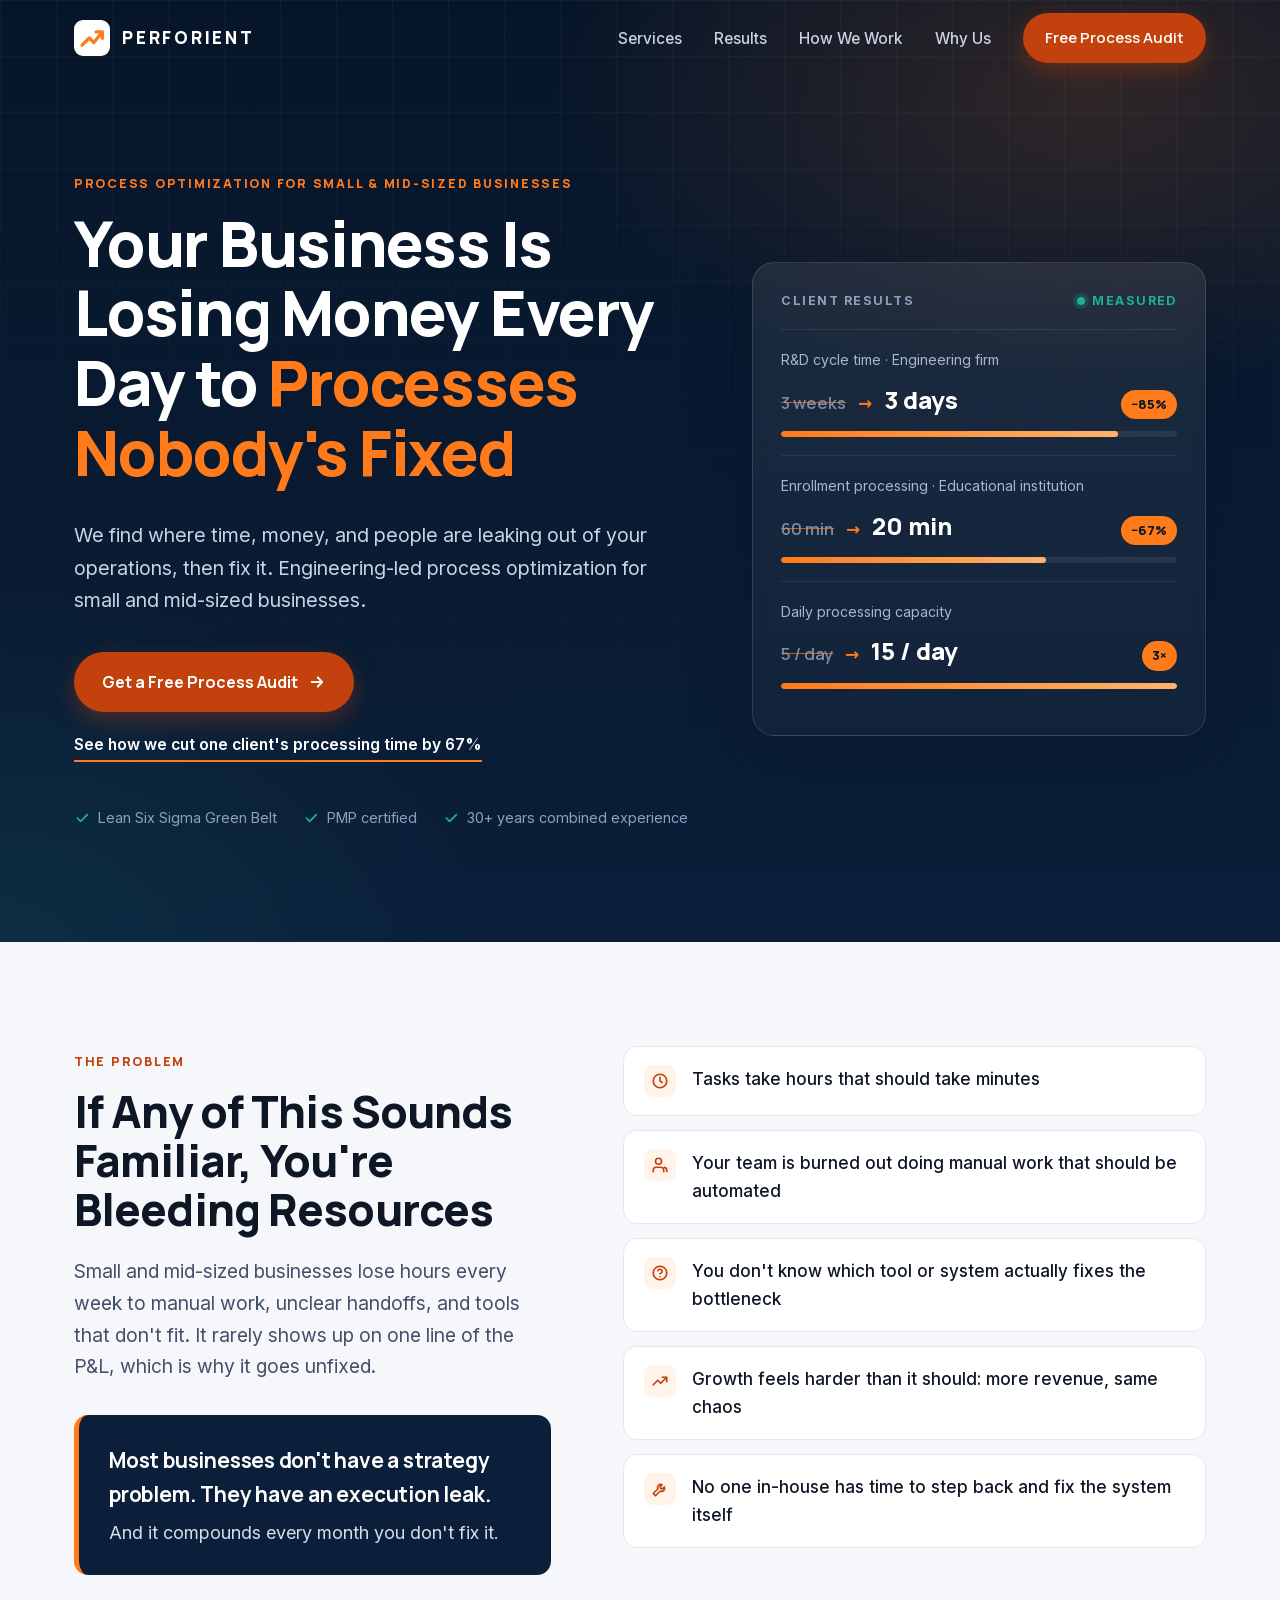
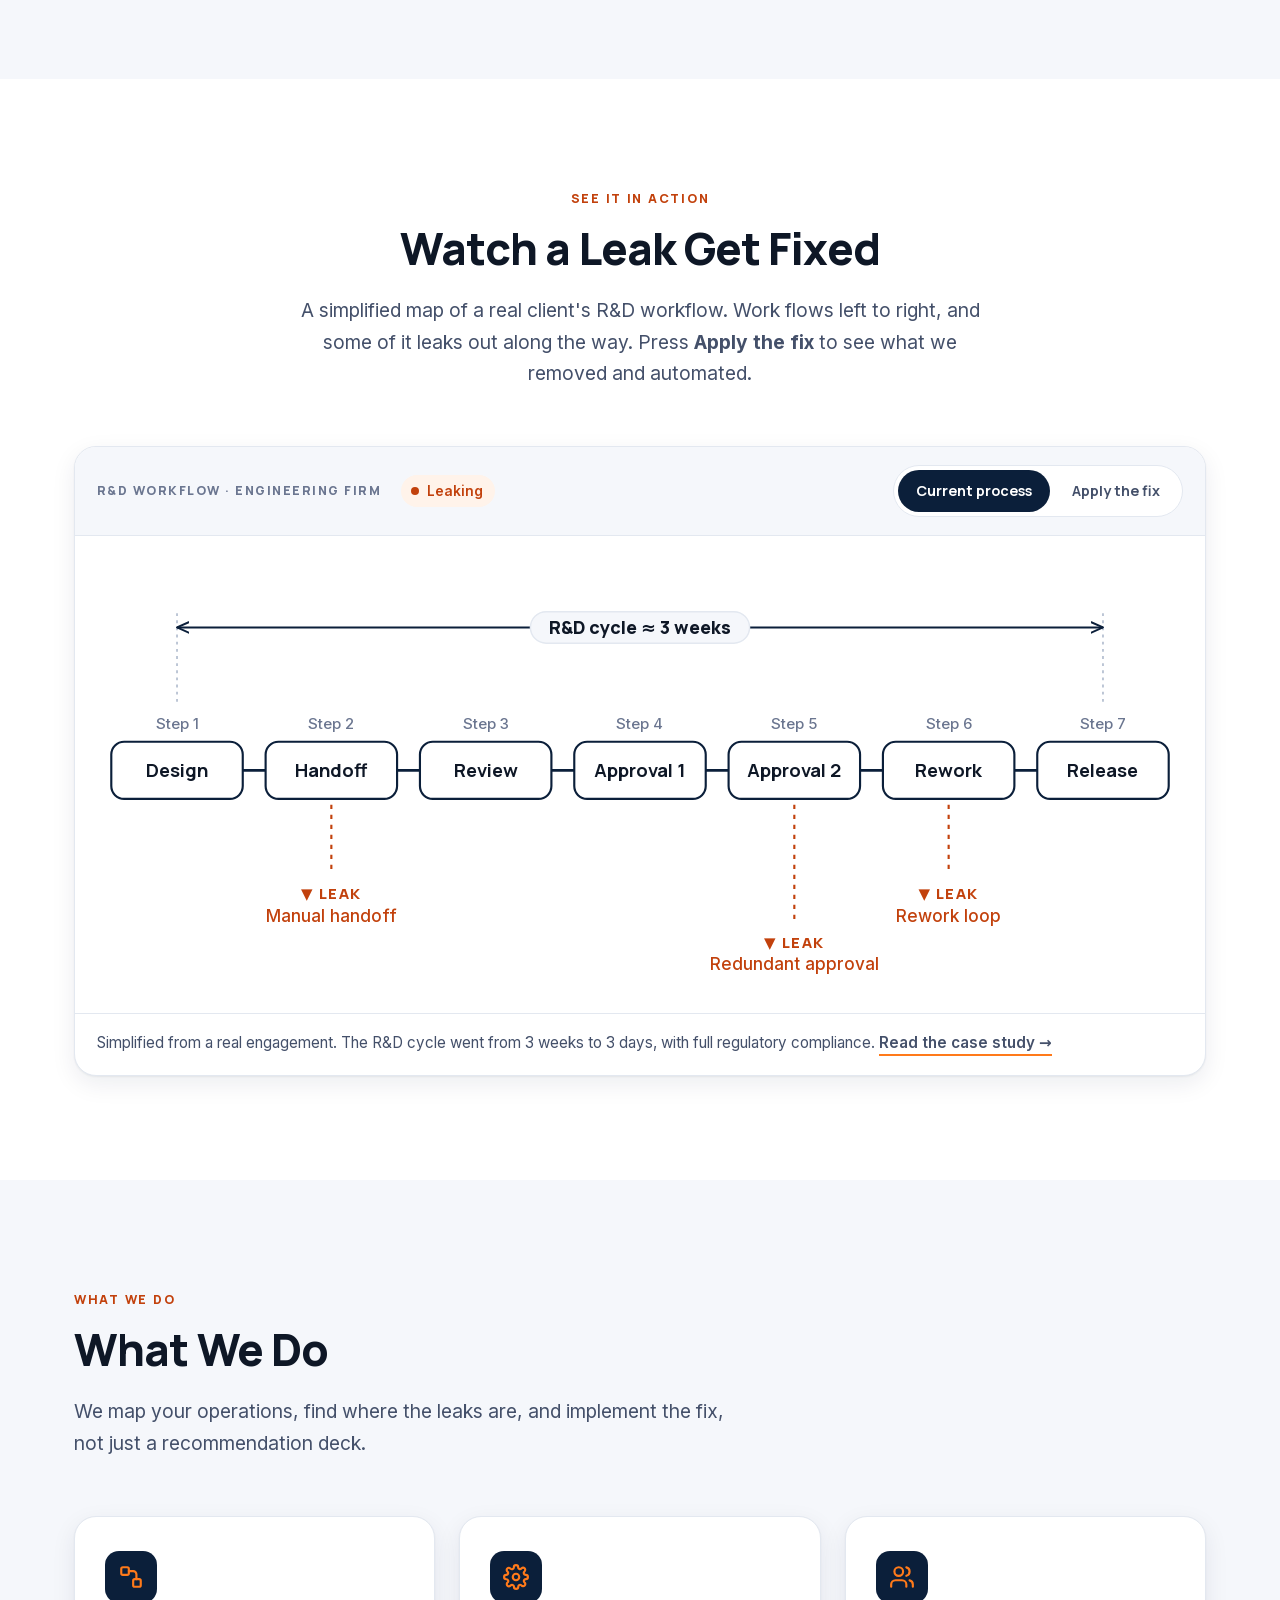
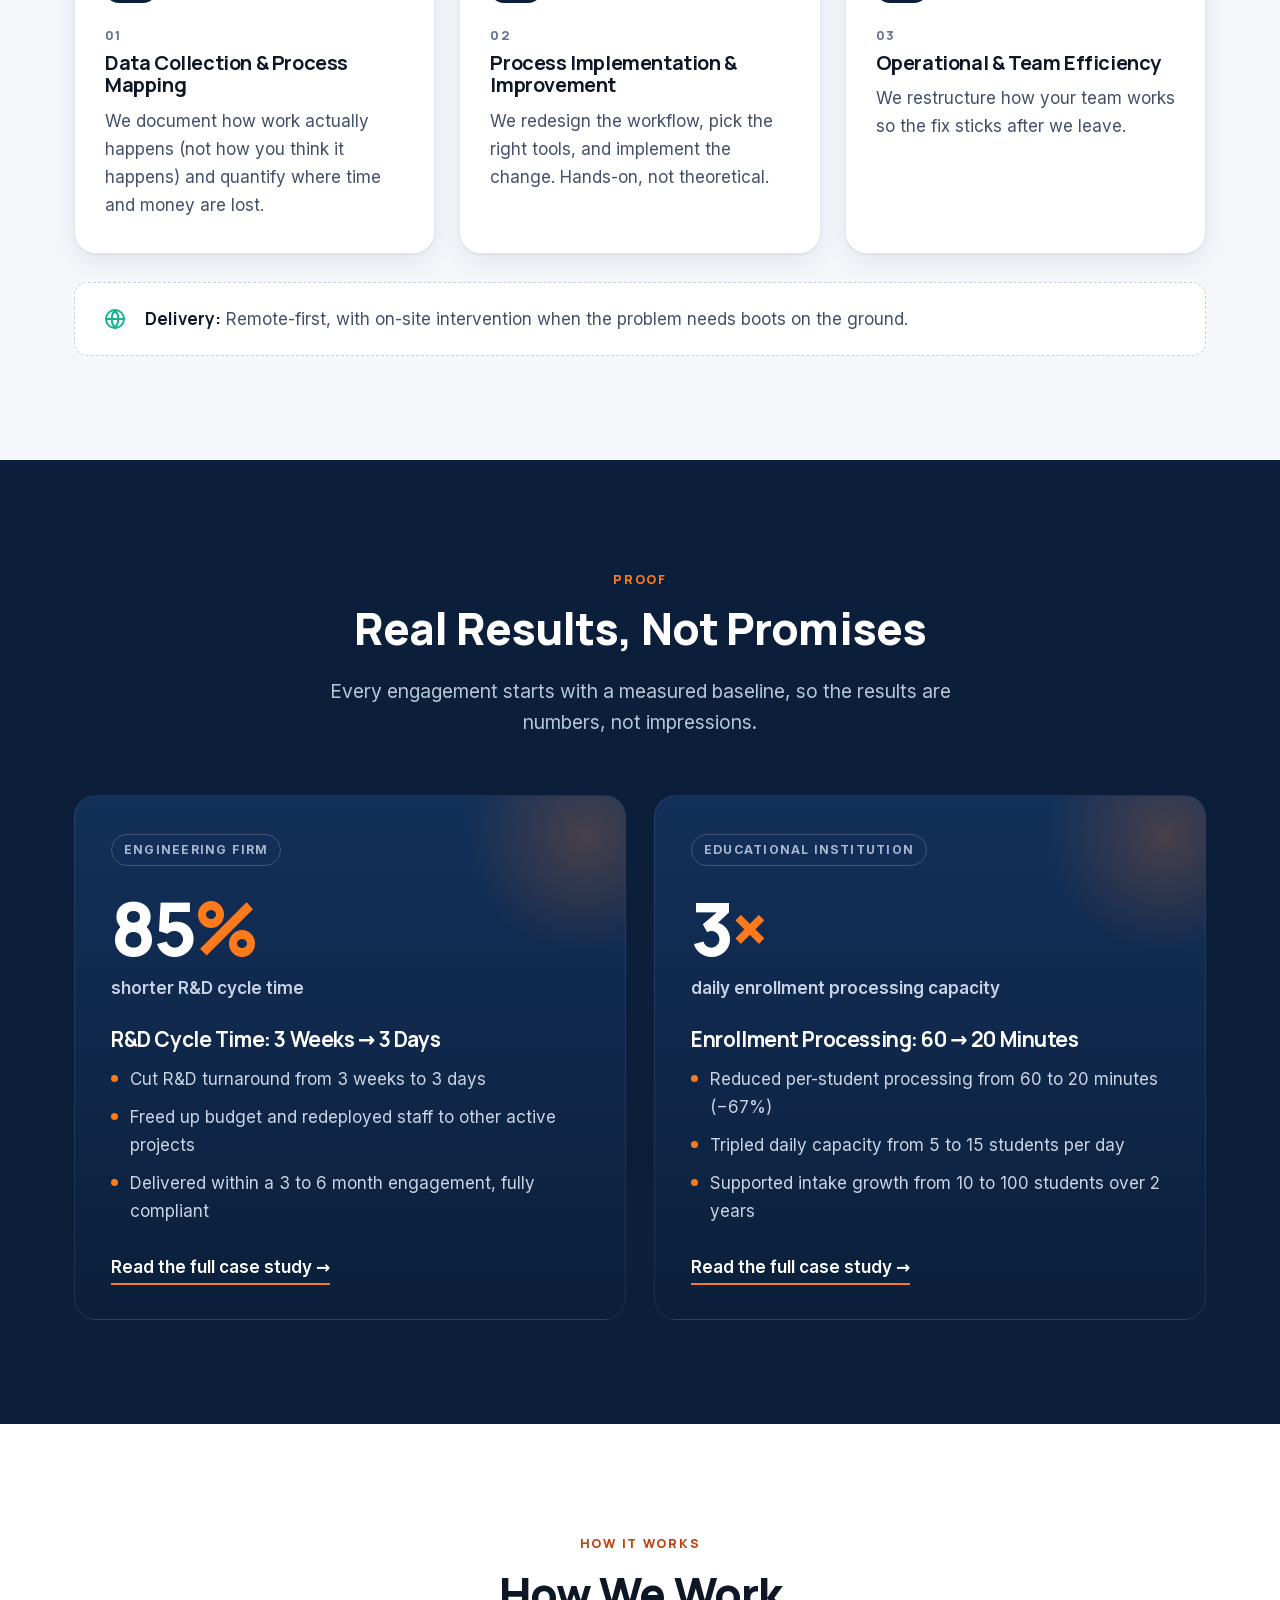
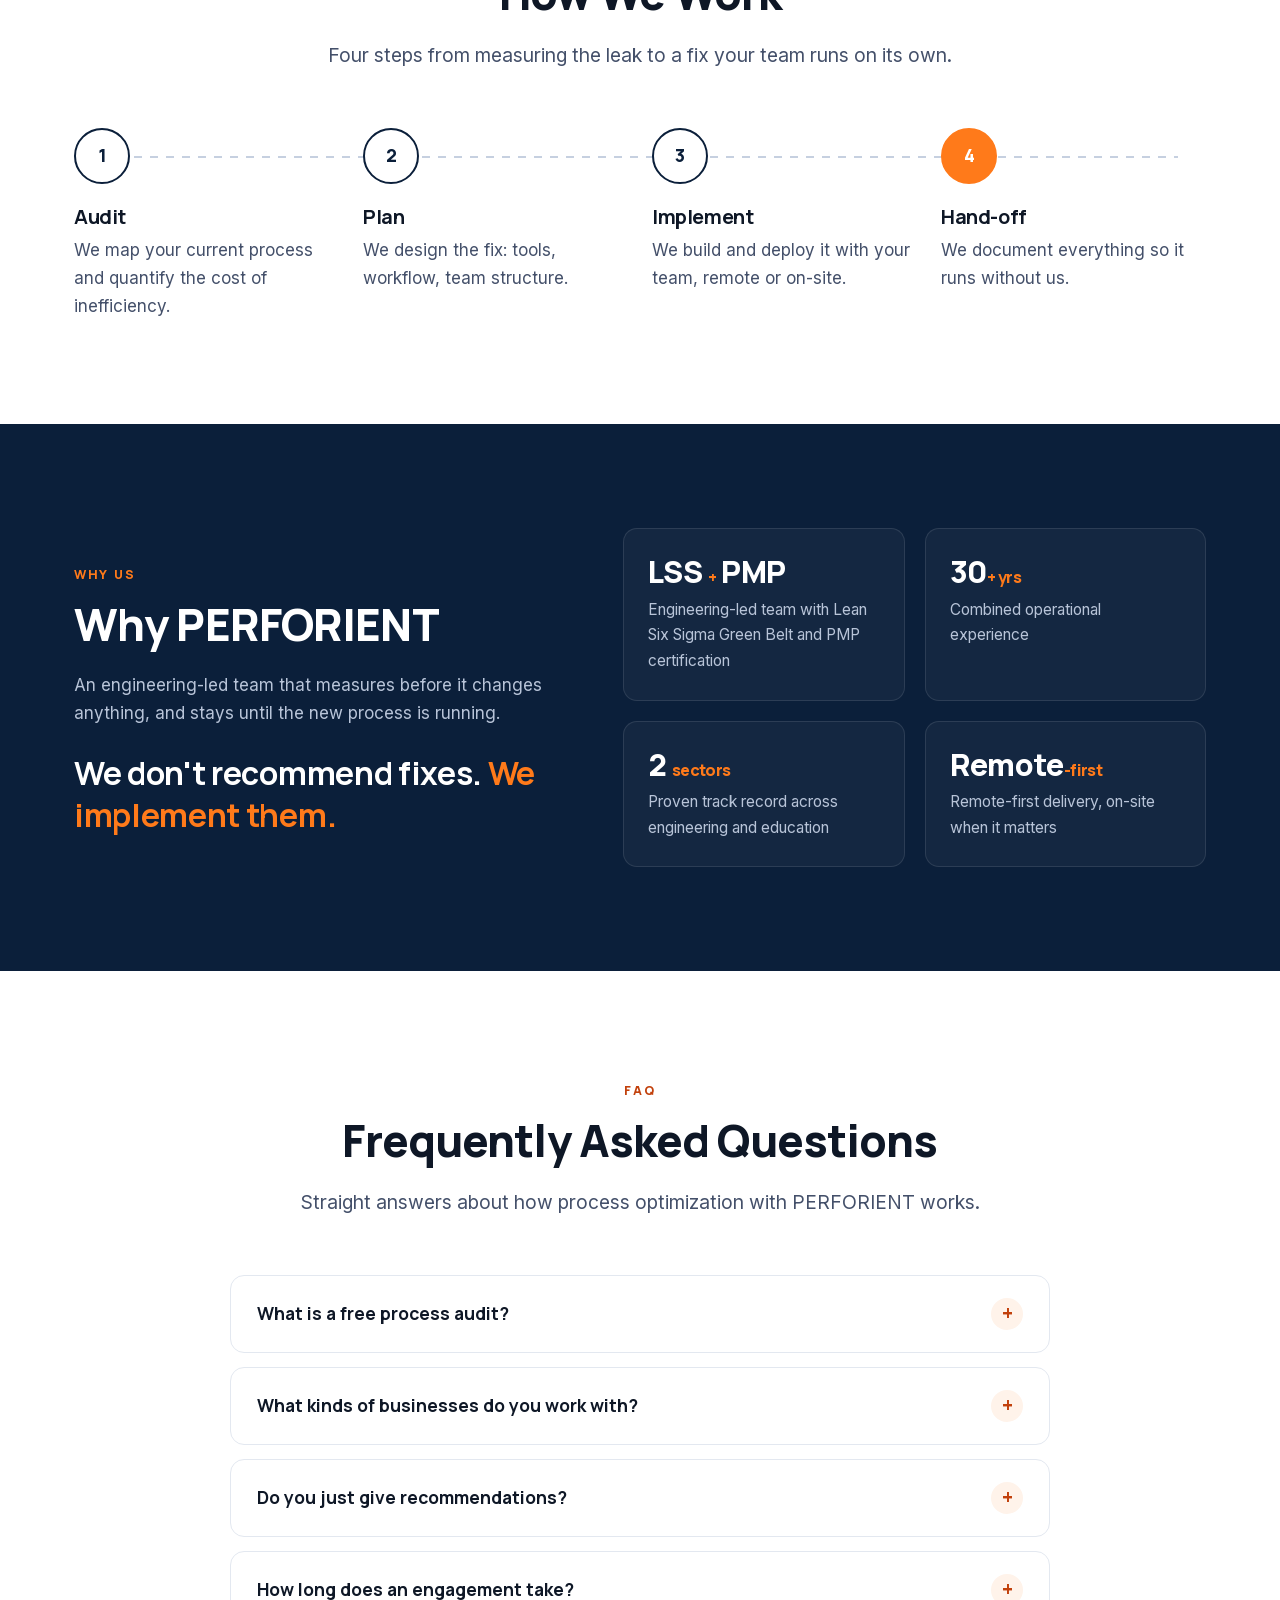
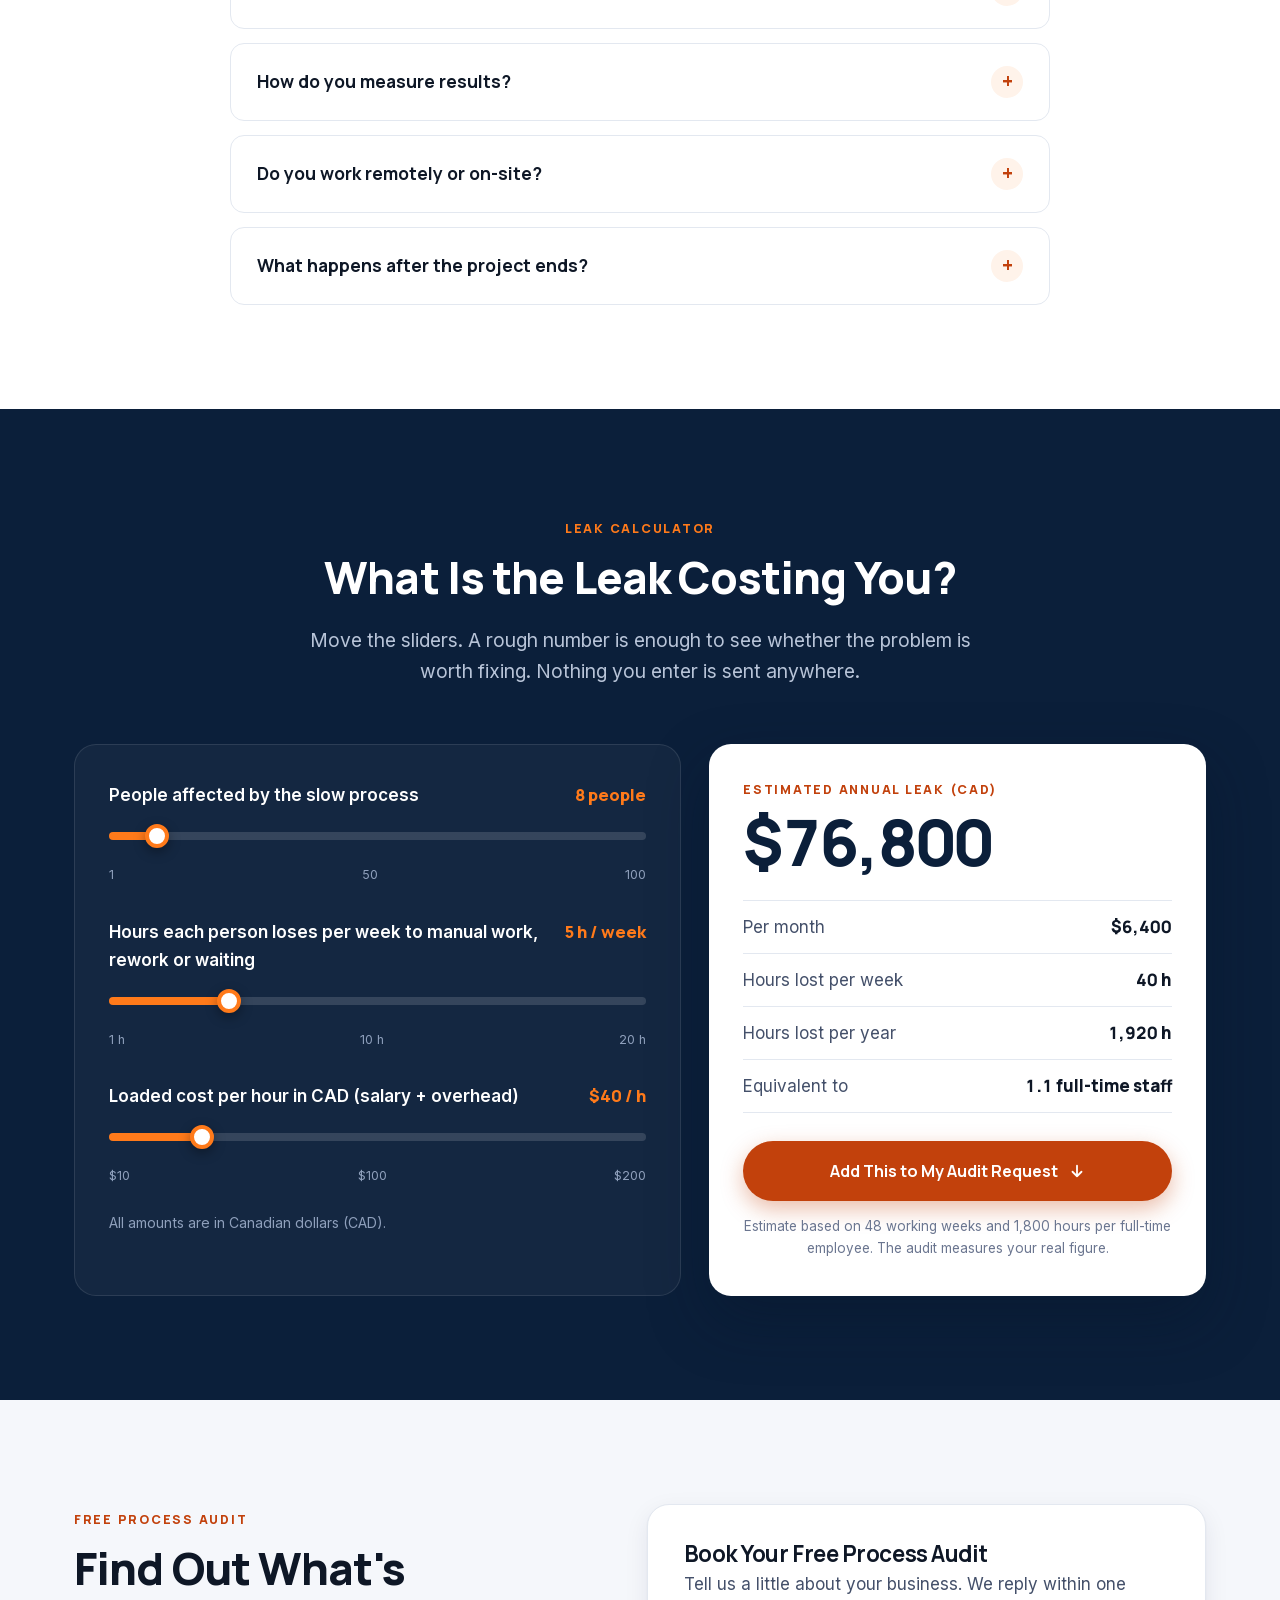
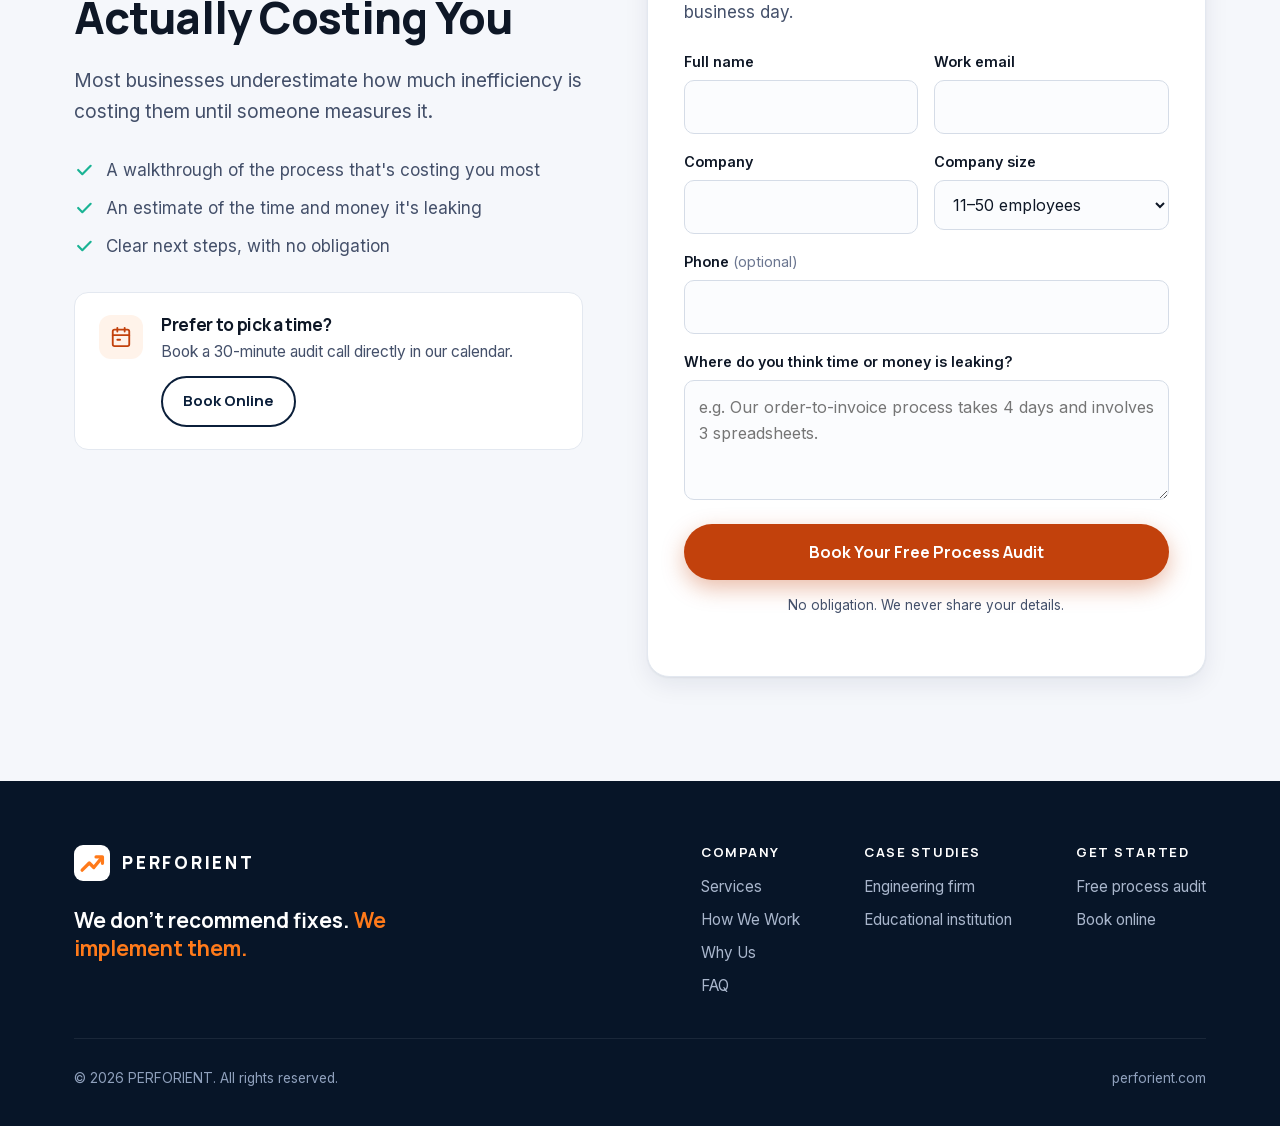
<file: index.html>
<!doctype html>
<html lang="en">
<head>
  <meta charset="utf-8">
  <meta name="viewport" content="width=device-width, initial-scale=1">
  <title>Process Optimization Consulting for SMBs | PERFORIENT</title>
  <meta name="description" content="Engineering-led process optimization for small and mid-sized businesses. We cut R&amp;D time by 85% and tripled enrollment capacity for past clients. Free process audit.">
  <link rel="canonical" href="https://perforient.com/">
  <meta name="theme-color" content="#0B1F3A">

  <meta property="og:type" content="website">
  <meta property="og:site_name" content="PERFORIENT">
  <meta property="og:title" content="Process Optimization Consulting for SMBs | PERFORIENT">
  <meta property="og:description" content="We find where time, money, and people are leaking out of your operations, then fix it. Free process audit.">
  <meta property="og:url" content="https://perforient.com/">
  <meta property="og:image" content="https://perforient.com/assets/img/og-image.png">
  <meta property="og:image:width" content="1200">
  <meta property="og:image:height" content="630">
  <meta property="og:image:alt" content="PERFORIENT: engineering-led process optimization for small and mid-sized businesses">
  <meta name="twitter:image" content="https://perforient.com/assets/img/og-image.png">
  <meta name="twitter:card" content="summary_large_image">

  <link rel="icon" href="assets/img/favicon.svg" type="image/svg+xml">
  <link rel="preload" href="assets/fonts/inter-latin.woff2" as="font" type="font/woff2" crossorigin>
  <link rel="preload" href="assets/fonts/manrope-latin.woff2" as="font" type="font/woff2" crossorigin>
  <link rel="stylesheet" href="assets/css/styles.css">

  <script type="application/ld+json">
  {
    "@context": "https://schema.org",
    "@type": "ProfessionalService",
    "name": "PERFORIENT",
    "url": "https://perforient.com/",
    "logo": "https://perforient.com/assets/img/logo.svg",
    "slogan": "We don't recommend fixes. We implement them.",
    "description": "Engineering-led process optimization and operational efficiency consulting for small and mid-sized businesses.",
    "areaServed": "Worldwide",
    "knowsAbout": ["Process optimization for small business", "Operational efficiency consulting", "Business process improvement", "Lean Six Sigma", "Workflow automation", "Reducing operational costs"],
    "hasOfferCatalog": {
      "@type": "OfferCatalog",
      "name": "Process optimization services",
      "itemListElement": [
        {"@type": "Offer", "itemOffered": {"@type": "Service", "name": "Data Collection & Process Mapping"}},
        {"@type": "Offer", "itemOffered": {"@type": "Service", "name": "Process Implementation & Improvement"}},
        {"@type": "Offer", "itemOffered": {"@type": "Service", "name": "Operational & Team Efficiency"}},
        {"@type": "Offer", "price": "0", "priceCurrency": "CAD", "itemOffered": {"@type": "Service", "name": "Free Process Audit"}}
      ]
    }
  }
  </script>
  <script type="application/ld+json">
  {"@context": "https://schema.org", "@type": "FAQPage", "mainEntity": [{"@type": "Question", "name": "What is a free process audit?", "acceptedAnswer": {"@type": "Answer", "text": "We walk through the process that is costing your business the most, estimate how much time and money it is leaking, and outline clear next steps. There is no cost and no obligation."}}, {"@type": "Question", "name": "What kinds of businesses do you work with?", "acceptedAnswer": {"@type": "Answer", "text": "We work with small and mid-sized businesses. Our published results come from engineering and education, but the method applies to any business with repeatable workflows, such as approvals, onboarding, enrollment, order processing, or reporting."}}, {"@type": "Question", "name": "Do you just give recommendations?", "acceptedAnswer": {"@type": "Answer", "text": "No. We map your operations, redesign the workflow, choose the right tools, and implement the change with your team. You get a working process, not a recommendation deck."}}, {"@type": "Question", "name": "How long does an engagement take?", "acceptedAnswer": {"@type": "Answer", "text": "It depends on the scope of the problem. For example, our engineering firm engagement ran 3 to 6 months. We agree on scope and timeline with you after the audit."}}, {"@type": "Question", "name": "How do you measure results?", "acceptedAnswer": {"@type": "Answer", "text": "We measure a baseline before changing anything, such as cycle time, processing time per case, or daily capacity, and then track the same metrics after implementation. That is how we report results like an 85% shorter R&D cycle or 3x enrollment capacity."}}, {"@type": "Question", "name": "Do you work remotely or on-site?", "acceptedAnswer": {"@type": "Answer", "text": "We are remote-first, with on-site intervention when the problem needs boots on the ground."}}, {"@type": "Question", "name": "What happens after the project ends?", "acceptedAnswer": {"@type": "Answer", "text": "We document everything and restructure how your team works so the new process runs without us."}}]}
  </script>
</head>
<body>
<a class="skip-link" href="#main">Skip to content</a>

<header class="site-header">
  <nav class="wrap nav" aria-label="Main">
    <a href="#main" class="brand" aria-label="PERFORIENT home">
      <svg class="brand__mark" viewBox="0 0 40 40" aria-hidden="true"><rect width="40" height="40" rx="10" fill="#0B1F3A"/><path d="M9 28 L17 20 L22 25 L31 14" fill="none" stroke="#FF7A1A" stroke-width="3.6" stroke-linecap="round" stroke-linejoin="round"/><path d="M24.5 13.2 L31.6 13.2 L31.6 20.3" fill="none" stroke="#FF7A1A" stroke-width="3.6" stroke-linecap="round" stroke-linejoin="round"/></svg>
      <span class="brand__name">PERFORIENT</span>
    </a>
    <button class="nav__toggle" aria-label="Open menu" aria-expanded="false" aria-controls="nav-links">
      <svg viewBox="0 0 24 24" fill="none" stroke="currentColor" stroke-width="2" stroke-linecap="round"><path d="M4 7h16M4 12h16M4 17h16"/></svg>
    </button>
    <ul class="nav__links" id="nav-links">
      <li><a href="#services">Services</a></li>
      <li><a href="#results">Results</a></li>
      <li><a href="#process">How We Work</a></li>
      <li><a href="#why">Why Us</a></li>
      <li><a href="#contact" class="btn btn--primary">Free Process Audit</a></li>
    </ul>
  </nav>
</header>

<main id="main" tabindex="-1">

  <!-- ================= HERO ================= -->
  <section class="hero">
    <div class="wrap hero__grid">
      <div>
        <span class="eyebrow">Process optimization for small &amp; mid-sized businesses</span>
        <h1>Your Business Is Losing Money Every Day to <em>Processes Nobody's Fixed</em></h1>
        <p class="hero__sub">We find where time, money, and people are leaking out of your operations, then fix it. Engineering-led process optimization for small and mid-sized businesses.</p>
        <div class="hero__ctas">
          <a href="#contact" class="btn btn--primary">Get a Free Process Audit
            <svg viewBox="0 0 24 24" fill="none" stroke="currentColor" stroke-width="2.4" stroke-linecap="round" stroke-linejoin="round" aria-hidden="true"><path d="M5 12h14M13 6l6 6-6 6"/></svg>
          </a>
          <a href="case-studies/educational-institution.html" class="text-link">See how we cut one client's processing time by 67%</a>
        </div>
        <div class="hero__trust">
          <span><svg viewBox="0 0 24 24" fill="none" stroke="currentColor" stroke-width="2.6" stroke-linecap="round" stroke-linejoin="round"><path d="M5 12l5 5L20 7"/></svg>Lean Six Sigma Green Belt</span>
          <span><svg viewBox="0 0 24 24" fill="none" stroke="currentColor" stroke-width="2.6" stroke-linecap="round" stroke-linejoin="round"><path d="M5 12l5 5L20 7"/></svg>PMP certified</span>
          <span><svg viewBox="0 0 24 24" fill="none" stroke="currentColor" stroke-width="2.6" stroke-linecap="round" stroke-linejoin="round"><path d="M5 12l5 5L20 7"/></svg>30+ years combined experience</span>
        </div>
      </div>

      <aside class="panel reveal" aria-label="Client results">
        <div class="panel__title"><span>Client results</span><span class="panel__live">Measured</span></div>
        <div class="metric">
          <div class="metric__label">R&amp;D cycle time · Engineering firm</div>
          <div class="metric__row">
            <span class="metric__from">3 weeks</span><span class="metric__arrow">→</span><span class="metric__to">3 days</span>
            <span class="metric__delta">−85%</span>
          </div>
          <div class="bar"><span style="--w:85%"></span></div>
        </div>
        <div class="metric">
          <div class="metric__label">Enrollment processing · Educational institution</div>
          <div class="metric__row">
            <span class="metric__from">60 min</span><span class="metric__arrow">→</span><span class="metric__to">20 min</span>
            <span class="metric__delta">−67%</span>
          </div>
          <div class="bar"><span style="--w:67%"></span></div>
        </div>
        <div class="metric">
          <div class="metric__label">Daily processing capacity</div>
          <div class="metric__row">
            <span class="metric__from">5 / day</span><span class="metric__arrow">→</span><span class="metric__to">15 / day</span>
            <span class="metric__delta">3×</span>
          </div>
          <div class="bar"><span style="--w:100%"></span></div>
        </div>
      </aside>
    </div>
  </section>

  <!-- ================= PROBLEM ================= -->
  <section class="section section--soft" id="problem">
    <div class="wrap problem">
      <div class="reveal">
        <span class="eyebrow">The problem</span>
        <h2>If Any of This Sounds Familiar, You're Bleeding Resources</h2>
        <p class="lead">Small and mid-sized businesses lose hours every week to manual work, unclear handoffs, and tools that don't fit. It rarely shows up on one line of the P&amp;L, which is why it goes unfixed.</p>
        <div class="callout">
          <strong>Most businesses don't have a strategy problem. They have an execution leak.</strong>
          And it compounds every month you don't fix it.
        </div>
      </div>
      <ul class="pain-list reveal">
        <li><span class="ico"><svg viewBox="0 0 24 24" fill="none" stroke="currentColor" stroke-width="2.2" stroke-linecap="round" stroke-linejoin="round"><circle cx="12" cy="12" r="9"/><path d="M12 7v5l3 2"/></svg></span>Tasks take hours that should take minutes</li>
        <li><span class="ico"><svg viewBox="0 0 24 24" fill="none" stroke="currentColor" stroke-width="2.2" stroke-linecap="round" stroke-linejoin="round"><path d="M17 21v-2a4 4 0 0 0-4-4H7a4 4 0 0 0-4 4v2"/><circle cx="10" cy="7" r="4"/><path d="M21 21v-2a4 4 0 0 0-3-3.87"/></svg></span>Your team is burned out doing manual work that should be automated</li>
        <li><span class="ico"><svg viewBox="0 0 24 24" fill="none" stroke="currentColor" stroke-width="2.2" stroke-linecap="round" stroke-linejoin="round"><circle cx="12" cy="12" r="9"/><path d="M9.1 9a3 3 0 0 1 5.8 1c0 2-3 3-3 3M12 17h.01"/></svg></span>You don't know which tool or system actually fixes the bottleneck</li>
        <li><span class="ico"><svg viewBox="0 0 24 24" fill="none" stroke="currentColor" stroke-width="2.2" stroke-linecap="round" stroke-linejoin="round"><path d="M3 17l6-6 4 4 8-8M15 7h6v6"/></svg></span>Growth feels harder than it should: more revenue, same chaos</li>
        <li><span class="ico"><svg viewBox="0 0 24 24" fill="none" stroke="currentColor" stroke-width="2.2" stroke-linecap="round" stroke-linejoin="round"><path d="M14.7 6.3a4 4 0 0 0-5.4 5.4L3 18l3 3 6.3-6.3a4 4 0 0 0 5.4-5.4l-2.5 2.5-2.4-.6-.6-2.4z"/></svg></span>No one in-house has time to step back and fix the system itself</li>
      </ul>
    </div>
  </section>

  <!-- ================= SEE THE FIX (process animation) ================= -->
  <section class="section" id="see-the-fix">
    <div class="wrap">
      <div class="section-head section-head--center reveal">
        <span class="eyebrow">See it in action</span>
        <h2>Watch a Leak Get Fixed</h2>
        <p class="lead">A simplified map of a real client's R&amp;D workflow. Work flows left to right, and some of it leaks out along the way. Press <strong>Apply the fix</strong> to see what we removed and automated.</p>
      </div>
      <figure class="flow reveal" id="dg-home" data-diagram="rd">
        <div class="flow__bar">
          <span class="flow__title">R&amp;D workflow · Engineering firm</span>
          <span class="flow__status" aria-live="polite"><span class="flow__dot" aria-hidden="true"></span><span>Leaking</span></span>
          <div class="flow__toggle" role="group" aria-label="Diagram state">
            <button type="button" data-state="before" aria-pressed="true">Current process</button>
            <button type="button" data-state="after" class="is-fix" aria-pressed="false">Apply the fix</button>
          </div>
        </div>
        <div class="flow__canvas"></div>
        <figcaption class="flow__cap">Simplified from a real engagement. The R&amp;D cycle went from 3 weeks to 3 days, with full regulatory compliance. <a href="case-studies/engineering-firm.html" class="text-link">Read the case study →</a></figcaption>
      </figure>
    </div>
  </section>

  <!-- ================= SERVICES ================= -->
  <section class="section section--soft" id="services">
    <div class="wrap">
      <div class="section-head reveal">
        <span class="eyebrow">What we do</span>
        <h2>What We Do</h2>
        <p class="lead">We map your operations, find where the leaks are, and implement the fix, not just a recommendation deck.</p>
      </div>
      <div class="cards">
        <article class="card reveal">
          <div class="card__icon"><svg viewBox="0 0 24 24" fill="none" stroke="currentColor" stroke-width="2" stroke-linecap="round" stroke-linejoin="round"><rect x="3" y="3" width="7" height="7" rx="1.5"/><rect x="14" y="14" width="7" height="7" rx="1.5"/><path d="M10 6.5h4a3 3 0 0 1 3 3V14"/></svg></div>
          <div class="card__num">01</div>
          <h3>Data Collection &amp; Process Mapping</h3>
          <p>We document how work actually happens (not how you think it happens) and quantify where time and money are lost.</p>
        </article>
        <article class="card reveal">
          <div class="card__icon"><svg viewBox="0 0 24 24" fill="none" stroke="currentColor" stroke-width="2" stroke-linecap="round" stroke-linejoin="round"><path d="M12 15a3 3 0 1 0 0-6 3 3 0 0 0 0 6z"/><path d="M19.4 15a1.7 1.7 0 0 0 .3 1.8l.1.1a2 2 0 1 1-2.8 2.8l-.1-.1a1.7 1.7 0 0 0-1.8-.3 1.7 1.7 0 0 0-1 1.5V21a2 2 0 1 1-4 0v-.1a1.7 1.7 0 0 0-1.1-1.5 1.7 1.7 0 0 0-1.8.3l-.1.1a2 2 0 1 1-2.8-2.8l.1-.1a1.7 1.7 0 0 0 .3-1.8 1.7 1.7 0 0 0-1.5-1H3a2 2 0 1 1 0-4h.1a1.7 1.7 0 0 0 1.5-1.1 1.7 1.7 0 0 0-.3-1.8l-.1-.1a2 2 0 1 1 2.8-2.8l.1.1a1.7 1.7 0 0 0 1.8.3H9a1.7 1.7 0 0 0 1-1.5V3a2 2 0 1 1 4 0v.1a1.7 1.7 0 0 0 1 1.5 1.7 1.7 0 0 0 1.8-.3l.1-.1a2 2 0 1 1 2.8 2.8l-.1.1a1.7 1.7 0 0 0-.3 1.8V9a1.7 1.7 0 0 0 1.5 1H21a2 2 0 1 1 0 4h-.1a1.7 1.7 0 0 0-1.5 1z"/></svg></div>
          <div class="card__num">02</div>
          <h3>Process Implementation &amp; Improvement</h3>
          <p>We redesign the workflow, pick the right tools, and implement the change. Hands-on, not theoretical.</p>
        </article>
        <article class="card reveal">
          <div class="card__icon"><svg viewBox="0 0 24 24" fill="none" stroke="currentColor" stroke-width="2" stroke-linecap="round" stroke-linejoin="round"><path d="M16 21v-2a4 4 0 0 0-4-4H6a4 4 0 0 0-4 4v2"/><circle cx="9" cy="7" r="4"/><path d="M22 21v-2a4 4 0 0 0-3-3.87M16 3.13a4 4 0 0 1 0 7.75"/></svg></div>
          <div class="card__num">03</div>
          <h3>Operational &amp; Team Efficiency</h3>
          <p>We restructure how your team works so the fix sticks after we leave.</p>
        </article>
      </div>
      <div class="delivery reveal">
        <svg viewBox="0 0 24 24" fill="none" stroke="currentColor" stroke-width="2" stroke-linecap="round" stroke-linejoin="round"><circle cx="12" cy="12" r="9"/><path d="M3 12h18M12 3a14 14 0 0 1 0 18M12 3a14 14 0 0 0 0 18"/></svg>
        <span><strong>Delivery:</strong> Remote-first, with on-site intervention when the problem needs boots on the ground.</span>
      </div>
    </div>
  </section>

  <!-- ================= PROOF ================= -->
  <section class="section section--dark" id="results">
    <div class="wrap">
      <div class="section-head section-head--center reveal">
        <span class="eyebrow">Proof</span>
        <h2>Real Results, Not Promises</h2>
        <p class="lead" style="color:#B8C4D8">Every engagement starts with a measured baseline, so the results are numbers, not impressions.</p>
      </div>
      <div class="cases">
        <article class="case reveal">
          <span class="case__tag">Engineering firm</span>
          <div class="case__big">85<span>%</span></div>
          <div class="case__biglabel">shorter R&amp;D cycle time</div>
          <h3>R&amp;D Cycle Time: 3 Weeks → 3 Days</h3>
          <ul>
            <li>Cut R&amp;D turnaround from 3 weeks to 3 days</li>
            <li>Freed up budget and redeployed staff to other active projects</li>
            <li>Delivered within a 3 to 6 month engagement, fully compliant</li>
          </ul>
          <a href="case-studies/engineering-firm.html" class="text-link">Read the full case study →</a>
        </article>
        <article class="case reveal">
          <span class="case__tag">Educational institution</span>
          <div class="case__big">3<span>×</span></div>
          <div class="case__biglabel">daily enrollment processing capacity</div>
          <h3>Enrollment Processing: 60 → 20 Minutes</h3>
          <ul>
            <li>Reduced per-student processing from 60 to 20 minutes (−67%)</li>
            <li>Tripled daily capacity from 5 to 15 students per day</li>
            <li>Supported intake growth from 10 to 100 students over 2 years</li>
          </ul>
          <a href="case-studies/educational-institution.html" class="text-link">Read the full case study →</a>
        </article>
      </div>
    </div>
  </section>

  <!-- ================= PROCESS ================= -->
  <section class="section" id="process">
    <div class="wrap">
      <div class="section-head section-head--center reveal">
        <span class="eyebrow">How it works</span>
        <h2>How We Work</h2>
        <p class="lead">Four steps from measuring the leak to a fix your team runs on its own.</p>
      </div>
      <ol class="steps">
        <li class="step reveal"><div class="step__dot">1</div><h3>Audit</h3><p>We map your current process and quantify the cost of inefficiency.</p></li>
        <li class="step reveal"><div class="step__dot">2</div><h3>Plan</h3><p>We design the fix: tools, workflow, team structure.</p></li>
        <li class="step reveal"><div class="step__dot">3</div><h3>Implement</h3><p>We build and deploy it with your team, remote or on-site.</p></li>
        <li class="step reveal"><div class="step__dot">4</div><h3>Hand-off</h3><p>We document everything so it runs without us.</p></li>
      </ol>
    </div>
  </section>

  <!-- ================= WHY US ================= -->
  <section class="section section--dark" id="why">
    <div class="wrap why">
      <div class="reveal">
        <span class="eyebrow">Why us</span>
        <h2>Why PERFORIENT</h2>
        <p style="color:#B8C4D8">An engineering-led team that measures before it changes anything, and stays until the new process is running.</p>
        <p class="quote">We don't recommend fixes. <span>We implement them.</span></p>
      </div>
      <div class="why__grid">
        <div class="why__item reveal"><div class="k">LSS <small>+</small> PMP</div><p>Engineering-led team with Lean Six Sigma Green Belt and PMP certification</p></div>
        <div class="why__item reveal"><div class="k">30<small>+ yrs</small></div><p>Combined operational experience</p></div>
        <div class="why__item reveal"><div class="k">2 <small>sectors</small></div><p>Proven track record across engineering and education</p></div>
        <div class="why__item reveal"><div class="k">Remote<small>-first</small></div><p>Remote-first delivery, on-site when it matters</p></div>
      </div>
    </div>
  </section>

  <!-- ================= FAQ ================= -->
  <section class="section" id="faq">
    <div class="wrap">
      <div class="section-head section-head--center reveal">
        <span class="eyebrow">FAQ</span>
        <h2>Frequently Asked Questions</h2>
        <p class="lead">Straight answers about how process optimization with PERFORIENT works.</p>
      </div>
      <div class="faq reveal">
        <details>
          <summary>What is a free process audit?</summary>
          <div class="faq__a"><p>We walk through the process that is costing your business the most, estimate how much time and money it is leaking, and outline clear next steps. There is no cost and no obligation.</p></div>
        </details>
        <details>
          <summary>What kinds of businesses do you work with?</summary>
          <div class="faq__a"><p>We work with small and mid-sized businesses. Our published results come from engineering and education, but the method applies to any business with repeatable workflows, such as approvals, onboarding, enrollment, order processing, or reporting.</p></div>
        </details>
        <details>
          <summary>Do you just give recommendations?</summary>
          <div class="faq__a"><p>No. We map your operations, redesign the workflow, choose the right tools, and implement the change with your team. You get a working process, not a recommendation deck.</p></div>
        </details>
        <details>
          <summary>How long does an engagement take?</summary>
          <div class="faq__a"><p>It depends on the scope of the problem. For example, our engineering firm engagement ran 3 to 6 months. We agree on scope and timeline with you after the audit.</p></div>
        </details>
        <details>
          <summary>How do you measure results?</summary>
          <div class="faq__a"><p>We measure a baseline before changing anything, such as cycle time, processing time per case, or daily capacity, and then track the same metrics after implementation. That is how we report results like an 85% shorter R&amp;D cycle or 3x enrollment capacity.</p></div>
        </details>
        <details>
          <summary>Do you work remotely or on-site?</summary>
          <div class="faq__a"><p>We are remote-first, with on-site intervention when the problem needs boots on the ground.</p></div>
        </details>
        <details>
          <summary>What happens after the project ends?</summary>
          <div class="faq__a"><p>We document everything and restructure how your team works so the new process runs without us.</p></div>
        </details>
      </div>
    </div>
  </section>

  <!-- ================= LEAK CALCULATOR ================= -->
  <section class="section section--dark" id="calculator">
    <div class="wrap">
      <div class="section-head section-head--center reveal">
        <span class="eyebrow">Leak calculator</span>
        <h2>What Is the Leak Costing You?</h2>
        <p class="lead" style="color:#B8C4D8">Move the sliders. A rough number is enough to see whether the problem is worth fixing. Nothing you enter is sent anywhere.</p>
      </div>
      <div class="calc reveal" data-calc>
        <div class="calc__in">
          <div class="slider">
            <label for="c-people"><span>People affected by the slow process</span><output data-o="people" for="c-people"></output></label>
            <input type="range" id="c-people" min="1" max="100" step="1" value="8">
            <div class="slider__ticks" aria-hidden="true"><span>1</span><span>50</span><span>100</span></div>
          </div>
          <div class="slider">
            <label for="c-hours"><span>Hours each person loses per week to manual work, rework or waiting</span><output data-o="hours" for="c-hours"></output></label>
            <input type="range" id="c-hours" min="1" max="20" step="1" value="5">
            <div class="slider__ticks" aria-hidden="true"><span>1 h</span><span>10 h</span><span>20 h</span></div>
          </div>
          <div class="slider">
            <label for="c-rate"><span>Loaded cost per hour in CAD (salary + overhead)</span><output data-o="rate" for="c-rate"></output></label>
            <input type="range" id="c-rate" min="10" max="200" step="5" value="40">
            <div class="slider__ticks" aria-hidden="true"><span>$10</span><span>$100</span><span>$200</span></div>
          </div>
          <p class="calc__note">All amounts are in Canadian dollars (CAD).</p>
        </div>
        <div class="calc__out" aria-live="polite">
          <span class="eyebrow">Estimated annual leak (CAD)</span>
          <div class="calc__big" data-o="annual">—</div>
          <dl class="calc__rows">
            <div><dt>Per month</dt><dd data-o="month"></dd></div>
            <div><dt>Hours lost per week</dt><dd data-o="hw"></dd></div>
            <div><dt>Hours lost per year</dt><dd data-o="hy"></dd></div>
            <div><dt>Equivalent to</dt><dd data-o="fte"></dd></div>
          </dl>
          <a href="#audit-form" class="btn btn--primary btn--block" data-calc-send>Add This to My Audit Request
            <svg viewBox="0 0 24 24" fill="none" stroke="currentColor" stroke-width="2.4" stroke-linecap="round" stroke-linejoin="round" aria-hidden="true"><path d="M12 5v14M6 13l6 6 6-6"/></svg>
          </a>
          <p class="calc__fine">Estimate based on 48 working weeks and 1,800 hours per full-time employee. The audit measures your real figure.</p>
        </div>
      </div>
    </div>
  </section>

  <!-- ================= FINAL CTA / CONTACT ================= -->
  <section class="section section--soft" id="contact">
    <div class="wrap contact">
      <div class="reveal">
        <span class="eyebrow">Free process audit</span>
        <h2>Find Out What's Actually Costing You</h2>
        <p class="lead">Most businesses underestimate how much inefficiency is costing them until someone measures it.</p>
        <ul class="checks">
          <li><svg viewBox="0 0 24 24" fill="none" stroke="currentColor" stroke-width="2.6" stroke-linecap="round" stroke-linejoin="round"><path d="M5 12l5 5L20 7"/></svg>A walkthrough of the process that's costing you most</li>
          <li><svg viewBox="0 0 24 24" fill="none" stroke="currentColor" stroke-width="2.6" stroke-linecap="round" stroke-linejoin="round"><path d="M5 12l5 5L20 7"/></svg>An estimate of the time and money it's leaking</li>
          <li><svg viewBox="0 0 24 24" fill="none" stroke="currentColor" stroke-width="2.6" stroke-linecap="round" stroke-linejoin="round"><path d="M5 12l5 5L20 7"/></svg>Clear next steps, with no obligation</li>
        </ul>
        <div class="contact__options">
          <div class="option">
            <div class="option__ico"><svg viewBox="0 0 24 24" fill="none" stroke="currentColor" stroke-width="2" stroke-linecap="round" stroke-linejoin="round"><rect x="3" y="4" width="18" height="18" rx="2"/><path d="M16 2v4M8 2v4M3 10h18M8 15h3"/></svg></div>
            <div>
              <h3>Prefer to pick a time?</h3>
              <p>Book a 30-minute audit call directly in our calendar.</p>
              <a href="https://calendly.com/nasser-perforient/30min" target="_blank" rel="noopener" class="btn btn--ghost" data-booking>Book Online</a>
            </div>
          </div>
        </div>
      </div>

      <form class="form reveal" id="audit-form" novalidate>
        <h3>Book Your Free Process Audit</h3>
        <p>Tell us a little about your business. We reply within one business day.</p>
        <div class="form__row">
          <div class="field"><label for="f-name">Full name</label><input id="f-name" name="name" autocomplete="name" required></div>
          <div class="field"><label for="f-email">Work email</label><input id="f-email" name="email" type="email" autocomplete="email" required></div>
        </div>
        <div class="form__row">
          <div class="field"><label for="f-company">Company</label><input id="f-company" name="company" autocomplete="organization" required></div>
          <div class="field">
            <label for="f-size">Company size</label>
            <select id="f-size" name="company_size">
              <option>1–10 employees</option>
              <option selected>11–50 employees</option>
              <option>51–200 employees</option>
              <option>200+ employees</option>
            </select>
          </div>
        </div>
        <div class="field"><label for="f-phone">Phone <span class="opt">(optional)</span></label><input id="f-phone" name="phone" type="tel" autocomplete="tel"></div>
        <div class="field"><label for="f-msg">Where do you think time or money is leaking?</label><textarea id="f-msg" name="message" required placeholder="e.g. Our order-to-invoice process takes 4 days and involves 3 spreadsheets."></textarea></div>
        <input type="hidden" name="leak_estimate" id="f-calc">
        <div class="hp" aria-hidden="true"><label>Leave empty<input name="_honey" tabindex="-1" autocomplete="off"></label></div>
        <button type="submit" class="btn btn--primary btn--block">Book Your Free Process Audit</button>
        <p class="form__fine">No obligation. We never share your details.</p>
        <div class="form__status" role="status" aria-live="polite"></div>
      </form>
    </div>
  </section>

</main>

<footer class="site-footer">
  <div class="wrap">
    <div class="footer__top">
      <div>
        <a href="#main" class="brand" aria-label="PERFORIENT home">
          <svg class="brand__mark" viewBox="0 0 40 40" aria-hidden="true"><rect width="40" height="40" rx="10"/><path d="M9 28 L17 20 L22 25 L31 14" fill="none" stroke-width="3.6" stroke-linecap="round" stroke-linejoin="round"/><path d="M24.5 13.2 L31.6 13.2 L31.6 20.3" fill="none" stroke-width="3.6" stroke-linecap="round" stroke-linejoin="round"/></svg>
          <span class="brand__name">PERFORIENT</span>
        </a>
        <p class="footer__tag">We don't recommend fixes. <span>We implement them.</span></p>
      </div>
      <div class="footer__cols">
        <div>
          <h4>Company</h4>
          <ul><li><a href="#services">Services</a></li><li><a href="#process">How We Work</a></li><li><a href="#why">Why Us</a></li><li><a href="#faq">FAQ</a></li></ul>
        </div>
        <div>
          <h4>Case studies</h4>
          <ul><li><a href="case-studies/engineering-firm.html">Engineering firm</a></li><li><a href="case-studies/educational-institution.html">Educational institution</a></li></ul>
        </div>
        <div>
          <h4>Get started</h4>
          <ul><li><a href="#contact">Free process audit</a></li><li><a href="https://calendly.com/nasser-perforient/30min" target="_blank" rel="noopener" data-booking>Book online</a></li></ul>
        </div>
      </div>
    </div>
    <div class="footer__bottom">
      <span>© <span data-year>2026</span> PERFORIENT. All rights reserved.</span>
      <span>perforient.com</span>
    </div>
  </div>
</footer>

<script src="assets/js/main.js"></script>
</body>
</html>
</file>
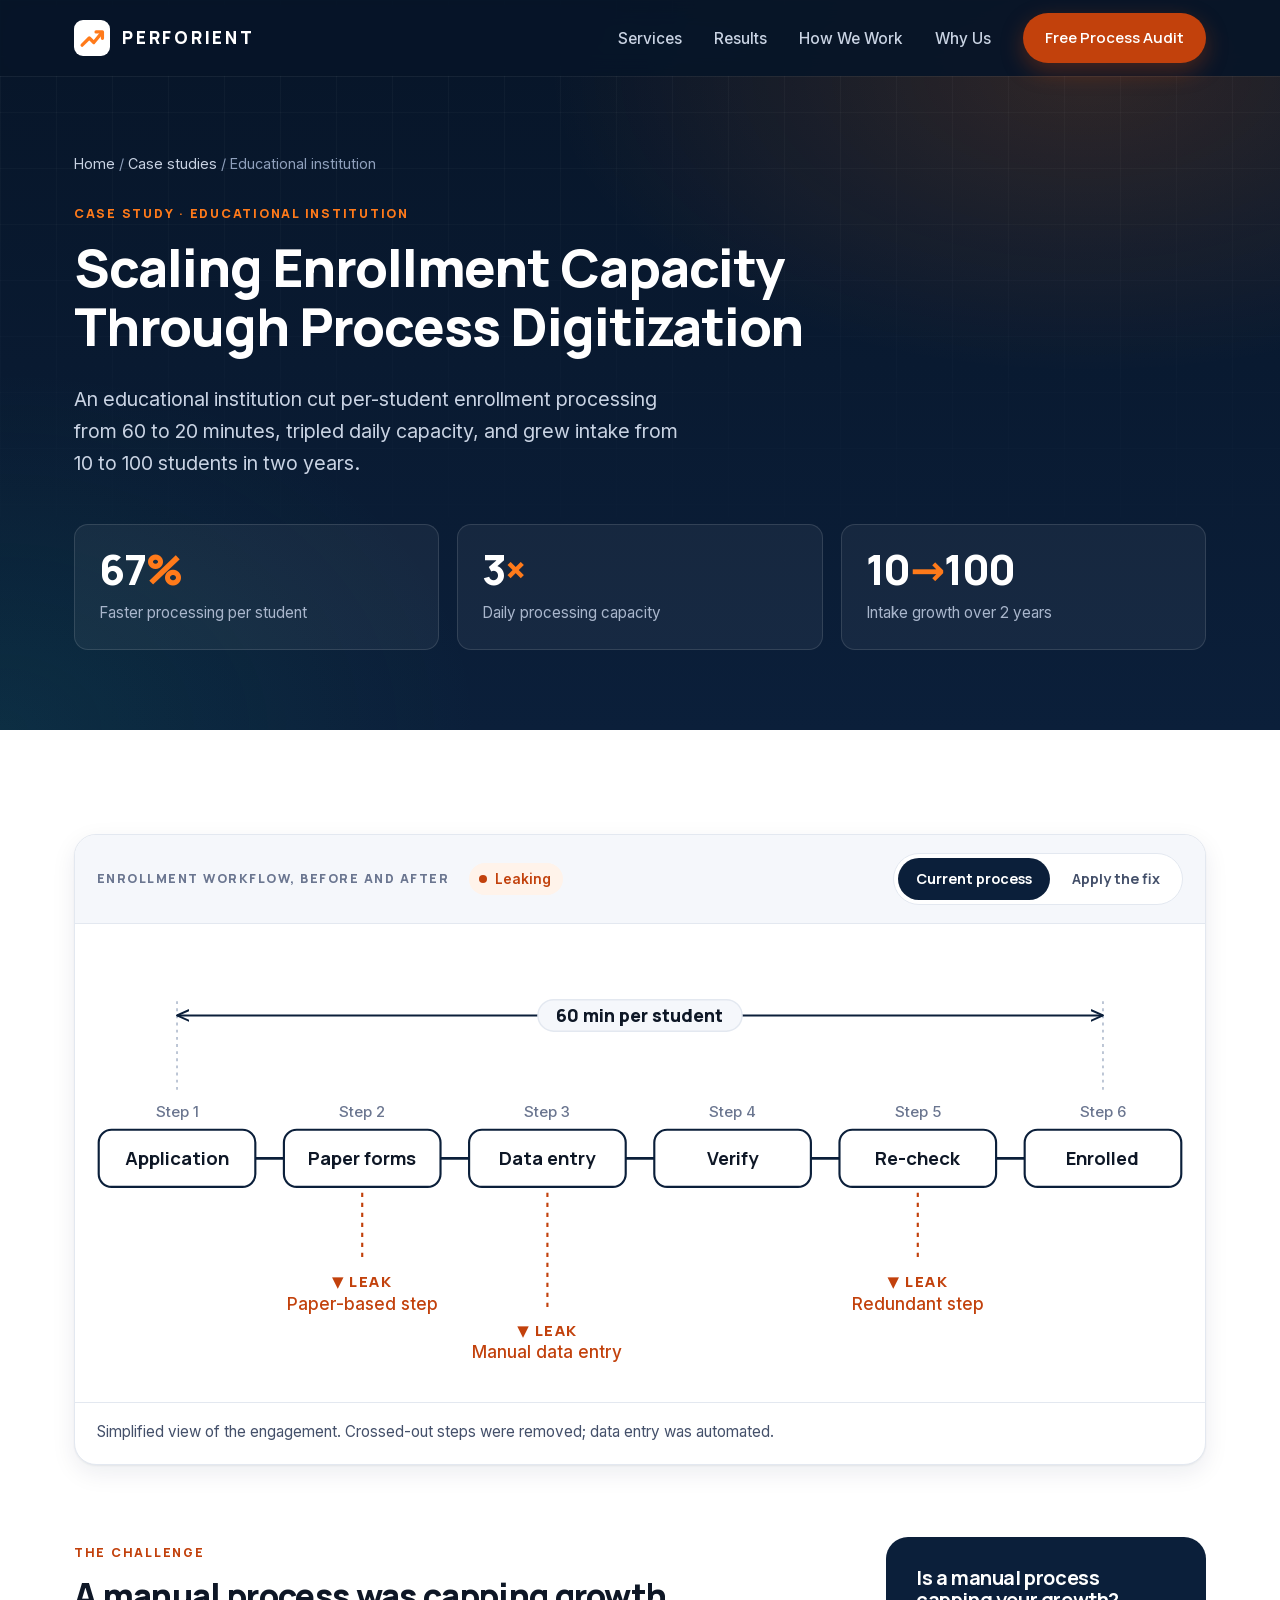
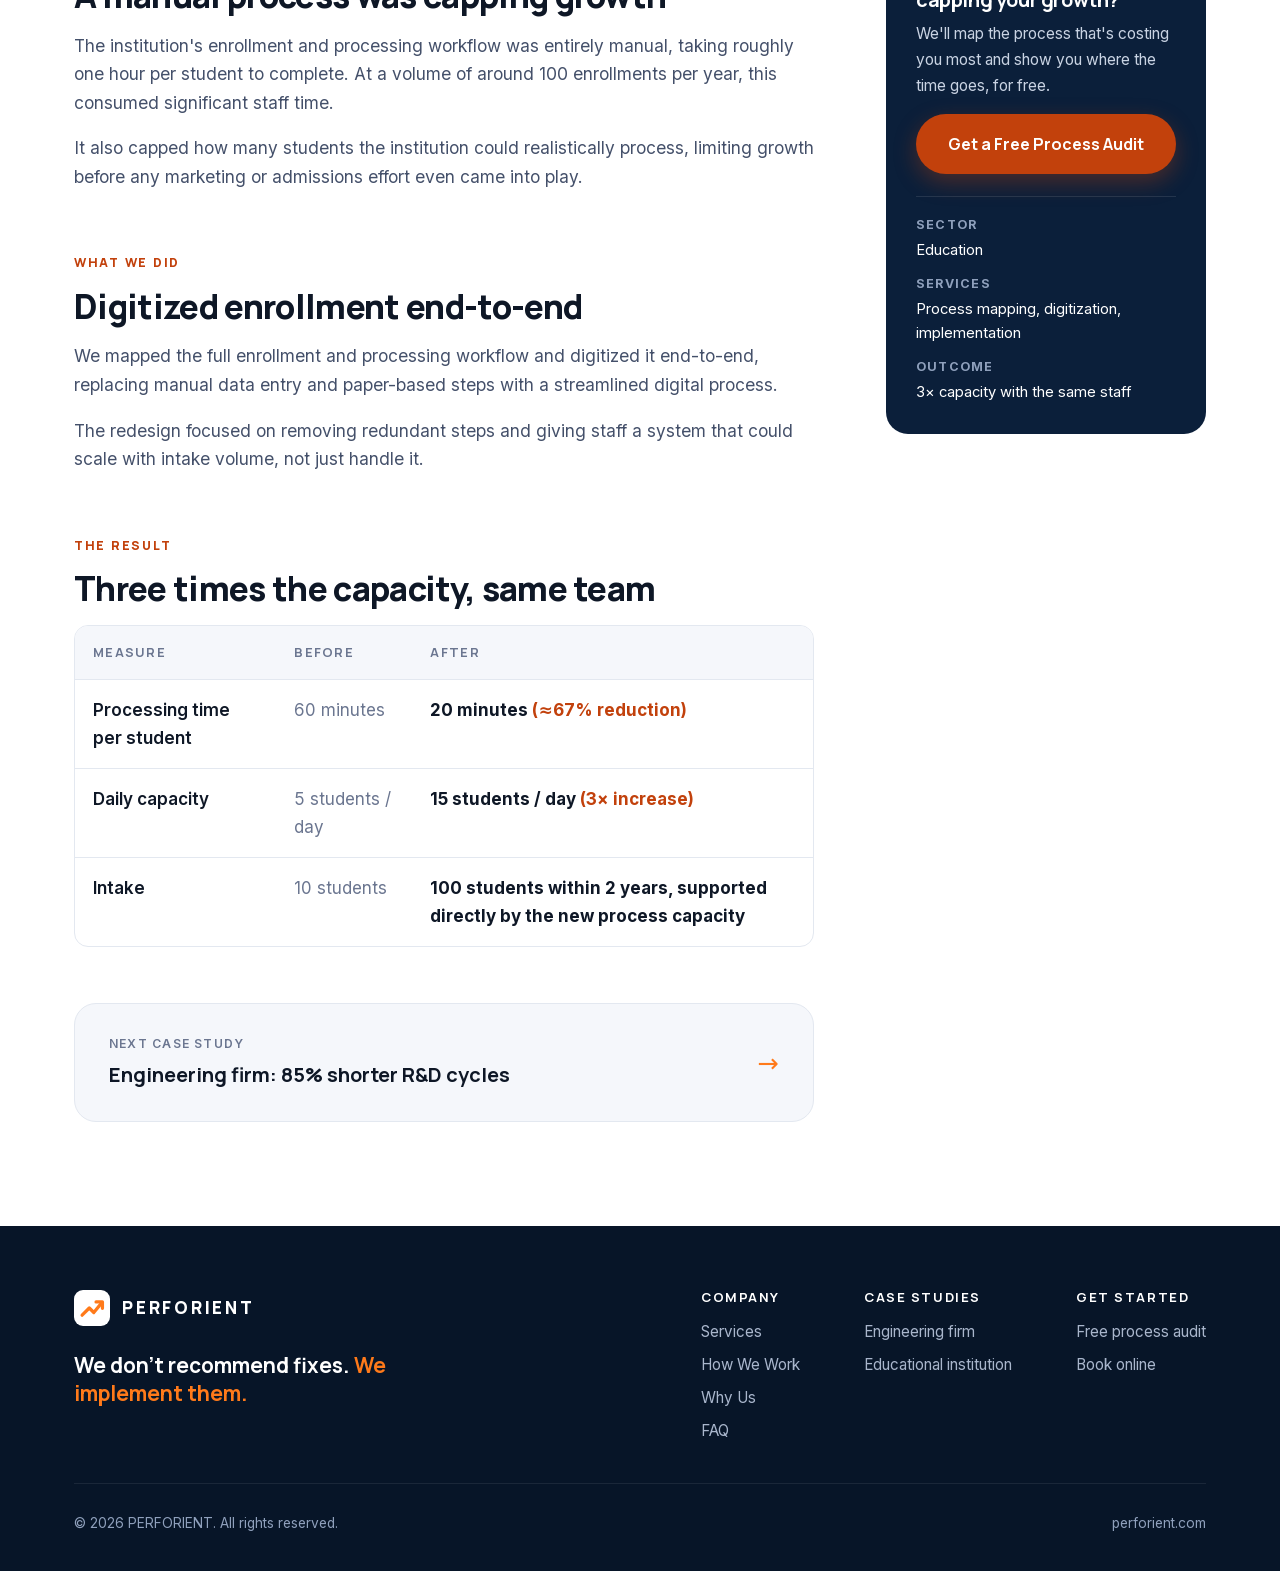
<file: case-studies/educational-institution.html>
<!doctype html>
<html lang="en">
<head>
  <meta charset="utf-8">
  <meta name="viewport" content="width=device-width, initial-scale=1">
  <title>Case Study: 3× Enrollment Capacity for an Educational Institution | PERFORIENT</title>
  <meta name="description" content="How PERFORIENT digitized an educational institution's enrollment process: 60 to 20 minutes per student (67% faster), 3× daily capacity, and intake growth from 10 to 100 students.">
  <link rel="canonical" href="https://perforient.com/case-studies/educational-institution.html">
  <meta name="theme-color" content="#0B1F3A">
  <meta property="og:type" content="article">
  <meta property="og:title" content="Educational Institution: 67% Faster Enrollment Processing | PERFORIENT">
  <meta property="og:description" content="60 → 20 minutes per student, 3× daily capacity, intake growth from 10 to 100 students.">
  <meta property="og:url" content="https://perforient.com/case-studies/educational-institution.html">

  <meta property="og:image" content="https://perforient.com/assets/img/og-image.png">
  <meta property="og:image:width" content="1200">
  <meta property="og:image:height" content="630">
  <meta property="og:image:alt" content="PERFORIENT: engineering-led process optimization for small and mid-sized businesses">
  <meta name="twitter:image" content="https://perforient.com/assets/img/og-image.png">
  <meta name="twitter:card" content="summary_large_image">

  <link rel="icon" href="../assets/img/favicon.svg" type="image/svg+xml">
  <link rel="preload" href="../assets/fonts/inter-latin.woff2" as="font" type="font/woff2" crossorigin>
  <link rel="preload" href="../assets/fonts/manrope-latin.woff2" as="font" type="font/woff2" crossorigin>
  <link rel="stylesheet" href="../assets/css/styles.css">

  <script type="application/ld+json">
  {
    "@context": "https://schema.org",
    "@type": "Article",
    "headline": "Scaling Enrollment Capacity Through Process Digitization",
    "description": "An educational institution reduced enrollment processing from 60 to 20 minutes per student and tripled daily capacity.",
    "about": "Business process improvement case study",
    "image": "https://perforient.com/assets/img/og-image.png",
    "datePublished": "2026-11-08",
    "dateModified": "2026-11-08",
    "author": {"@type": "Organization", "name": "PERFORIENT", "url": "https://perforient.com/"},
    "publisher": {"@type": "Organization", "name": "PERFORIENT", "logo": {"@type": "ImageObject", "url": "https://perforient.com/assets/img/logo.svg"}},
    "mainEntityOfPage": "https://perforient.com/case-studies/educational-institution.html"
  }
  </script>
</head>
<body>
<a class="skip-link" href="#main">Skip to content</a>

<header class="site-header site-header--solid">
  <nav class="wrap nav" aria-label="Main">
    <a href="../index.html" class="brand" aria-label="PERFORIENT home">
      <svg class="brand__mark" viewBox="0 0 40 40" aria-hidden="true"><rect width="40" height="40" rx="10"/><path d="M9 28 L17 20 L22 25 L31 14" fill="none" stroke-width="3.6" stroke-linecap="round" stroke-linejoin="round"/><path d="M24.5 13.2 L31.6 13.2 L31.6 20.3" fill="none" stroke-width="3.6" stroke-linecap="round" stroke-linejoin="round"/></svg>
      <span class="brand__name">PERFORIENT</span>
    </a>
    <button class="nav__toggle" aria-label="Open menu" aria-expanded="false" aria-controls="nav-links">
      <svg viewBox="0 0 24 24" fill="none" stroke="currentColor" stroke-width="2" stroke-linecap="round"><path d="M4 7h16M4 12h16M4 17h16"/></svg>
    </button>
    <ul class="nav__links" id="nav-links">
      <li><a href="../index.html#services">Services</a></li>
      <li><a href="../index.html#results">Results</a></li>
      <li><a href="../index.html#process">How We Work</a></li>
      <li><a href="../index.html#why">Why Us</a></li>
      <li><a href="../index.html#contact" class="btn btn--primary">Free Process Audit</a></li>
    </ul>
  </nav>
</header>

<main id="main" tabindex="-1">
  <section class="hero cs-hero">
    <div class="wrap" style="position:relative">
      <div class="crumbs"><a href="../index.html">Home</a> / <a href="../index.html#results">Case studies</a> / Educational institution</div>
      <span class="eyebrow">Case study · Educational institution</span>
      <h1>Scaling Enrollment Capacity Through Process Digitization</h1>
      <p class="hero__sub">An educational institution cut per-student enrollment processing from 60 to 20 minutes, tripled daily capacity, and grew intake from 10 to 100 students in two years.</p>
      <div class="cs-stats">
        <div class="cs-stat"><div class="k">67<span>%</span></div><p>Faster processing per student</p></div>
        <div class="cs-stat"><div class="k">3<span>×</span></div><p>Daily processing capacity</p></div>
        <div class="cs-stat"><div class="k">10<span>→</span>100</div><p>Intake growth over 2 years</p></div>
      </div>
    </div>
  </section>

  <section class="section">
    <div class="wrap">
      <figure class="flow flow--case" id="dg-case" data-diagram="enroll">
        <div class="flow__bar">
          <span class="flow__title">Enrollment workflow, before and after</span>
          <span class="flow__status" aria-live="polite"><span class="flow__dot" aria-hidden="true"></span><span>Leaking</span></span>
          <div class="flow__toggle" role="group" aria-label="Diagram state">
            <button type="button" data-state="before" aria-pressed="true">Current process</button>
            <button type="button" data-state="after" class="is-fix" aria-pressed="false">Apply the fix</button>
          </div>
        </div>
        <div class="flow__canvas"></div>
        <figcaption class="flow__cap">Simplified view of the engagement. Crossed-out steps were removed; data entry was automated.</figcaption>
      </figure>
    </div>
    <div class="wrap cs-body">
      <article>
        <div class="cs-block">
          <span class="eyebrow">The challenge</span>
          <h2>A manual process was capping growth</h2>
          <p>The institution's enrollment and processing workflow was entirely manual, taking roughly one hour per student to complete. At a volume of around 100 enrollments per year, this consumed significant staff time.</p>
          <p>It also capped how many students the institution could realistically process, limiting growth before any marketing or admissions effort even came into play.</p>
        </div>

        <div class="cs-block">
          <span class="eyebrow">What we did</span>
          <h2>Digitized enrollment end-to-end</h2>
          <p>We mapped the full enrollment and processing workflow and digitized it end-to-end, replacing manual data entry and paper-based steps with a streamlined digital process.</p>
          <p>The redesign focused on removing redundant steps and giving staff a system that could scale with intake volume, not just handle it.</p>
        </div>

        <div class="cs-block">
          <span class="eyebrow">The result</span>
          <h2>Three times the capacity, same team</h2>
          <table class="ba">
            <thead><tr><th>Measure</th><th>Before</th><th>After</th></tr></thead>
            <tbody>
              <tr><td>Processing time per student</td><td class="before">60 minutes</td><td class="after">20 minutes <b>(≈67% reduction)</b></td></tr>
              <tr><td>Daily capacity</td><td class="before">5 students / day</td><td class="after">15 students / day <b>(3× increase)</b></td></tr>
              <tr><td>Intake</td><td class="before">10 students</td><td class="after">100 students within 2 years, supported directly by the new process capacity</td></tr>
            </tbody>
          </table>
        </div>

        <a class="next-case" href="engineering-firm.html">
          <div><small>Next case study</small><strong>Engineering firm: 85% shorter R&amp;D cycles</strong></div>
          <span class="arrow">→</span>
        </a>
      </article>

      <aside class="aside">
        <h3>Is a manual process capping your growth?</h3>
        <p>We'll map the process that's costing you most and show you where the time goes, for free.</p>
        <a href="../index.html#contact" class="btn btn--primary btn--block">Get a Free Process Audit</a>
        <dl>
          <div><dt>Sector</dt><dd>Education</dd></div>
          <div><dt>Services</dt><dd>Process mapping, digitization, implementation</dd></div>
          <div><dt>Outcome</dt><dd>3× capacity with the same staff</dd></div>
        </dl>
      </aside>
    </div>
  </section>
</main>

<footer class="site-footer">
  <div class="wrap">
    <div class="footer__top">
      <div>
        <a href="../index.html" class="brand" aria-label="PERFORIENT home">
          <svg class="brand__mark" viewBox="0 0 40 40" aria-hidden="true"><rect width="40" height="40" rx="10"/><path d="M9 28 L17 20 L22 25 L31 14" fill="none" stroke-width="3.6" stroke-linecap="round" stroke-linejoin="round"/><path d="M24.5 13.2 L31.6 13.2 L31.6 20.3" fill="none" stroke-width="3.6" stroke-linecap="round" stroke-linejoin="round"/></svg>
          <span class="brand__name">PERFORIENT</span>
        </a>
        <p class="footer__tag">We don't recommend fixes. <span>We implement them.</span></p>
      </div>
      <div class="footer__cols">
        <div><h4>Company</h4><ul><li><a href="../index.html#services">Services</a></li><li><a href="../index.html#process">How We Work</a></li><li><a href="../index.html#why">Why Us</a></li><li><a href="../index.html#faq">FAQ</a></li></ul></div>
        <div><h4>Case studies</h4><ul><li><a href="engineering-firm.html">Engineering firm</a></li><li><a href="educational-institution.html">Educational institution</a></li></ul></div>
        <div><h4>Get started</h4><ul><li><a href="../index.html#contact">Free process audit</a></li><li><a href="https://calendly.com/nasser-perforient/30min" target="_blank" rel="noopener" data-booking>Book online</a></li></ul></div>
      </div>
    </div>
    <div class="footer__bottom"><span>© <span data-year>2026</span> PERFORIENT. All rights reserved.</span><span>perforient.com</span></div>
  </div>
</footer>

<script src="../assets/js/main.js"></script>
</body>
</html>
</file>
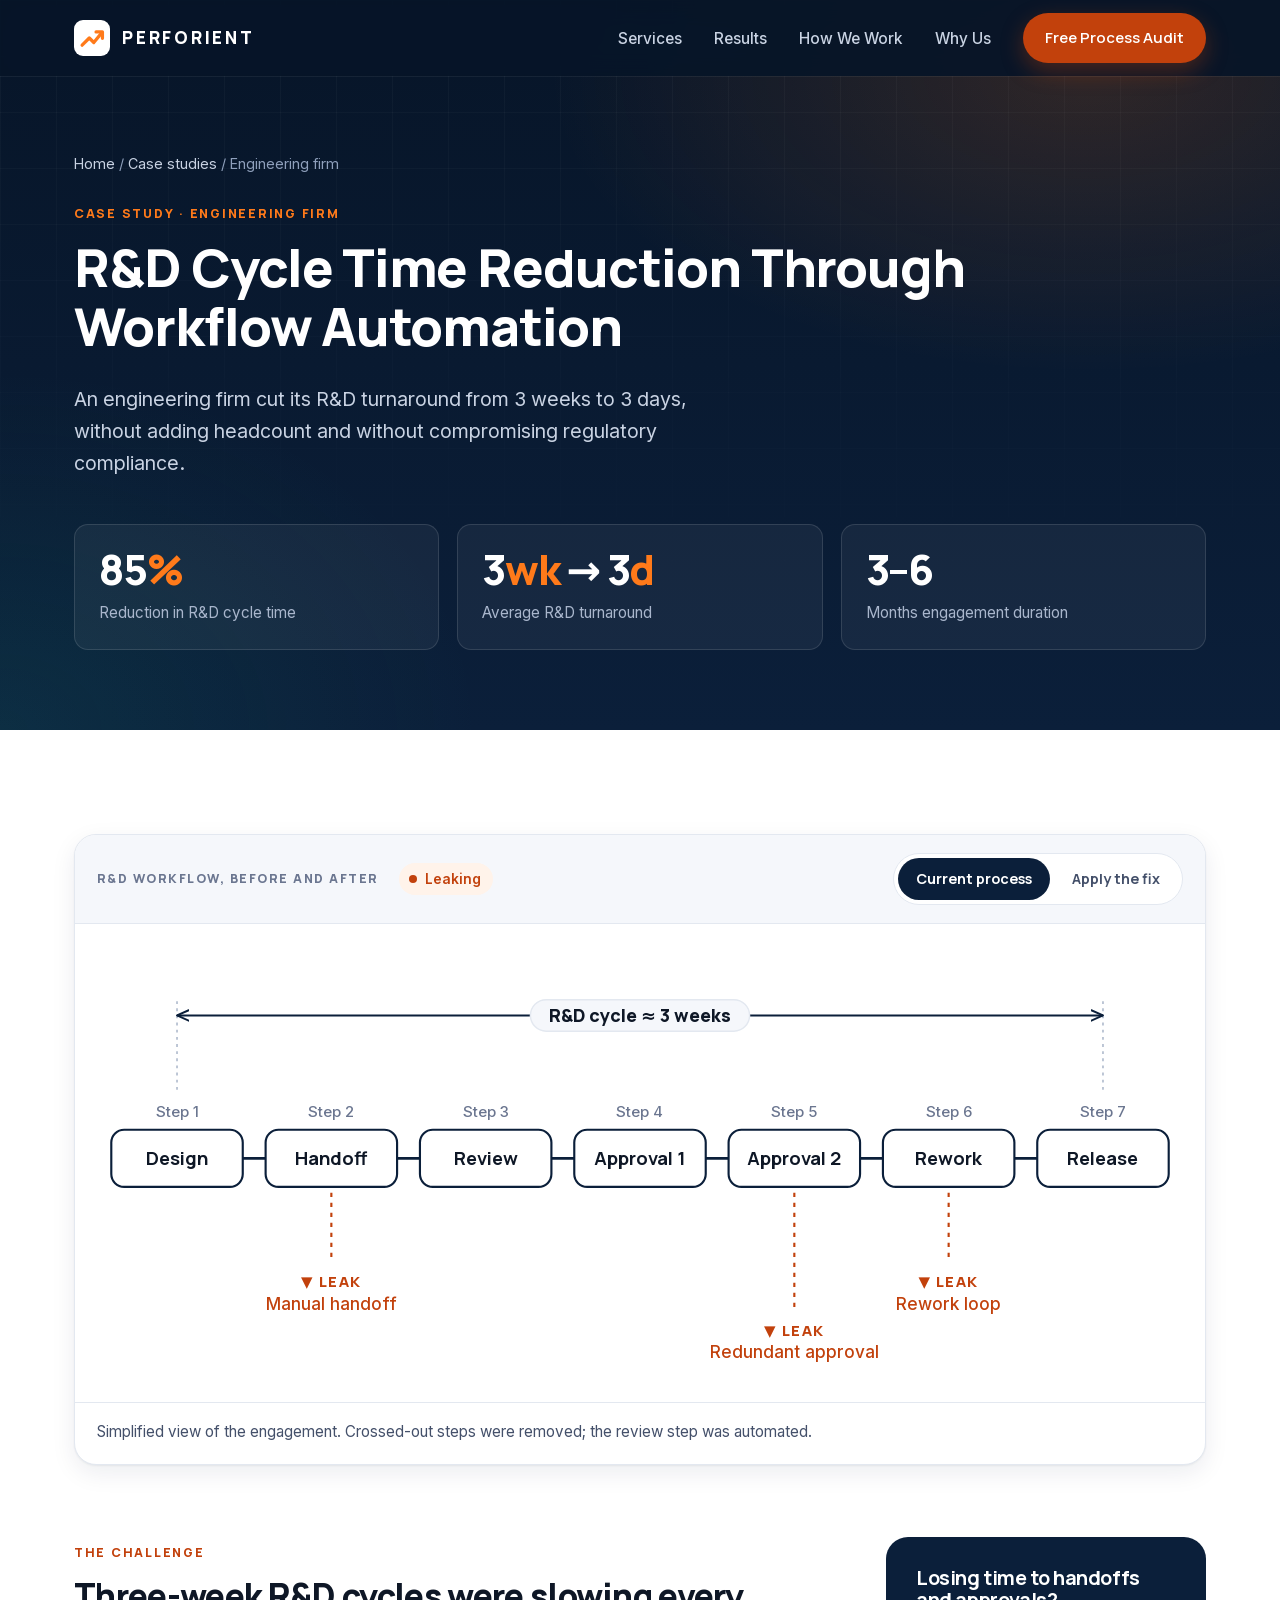
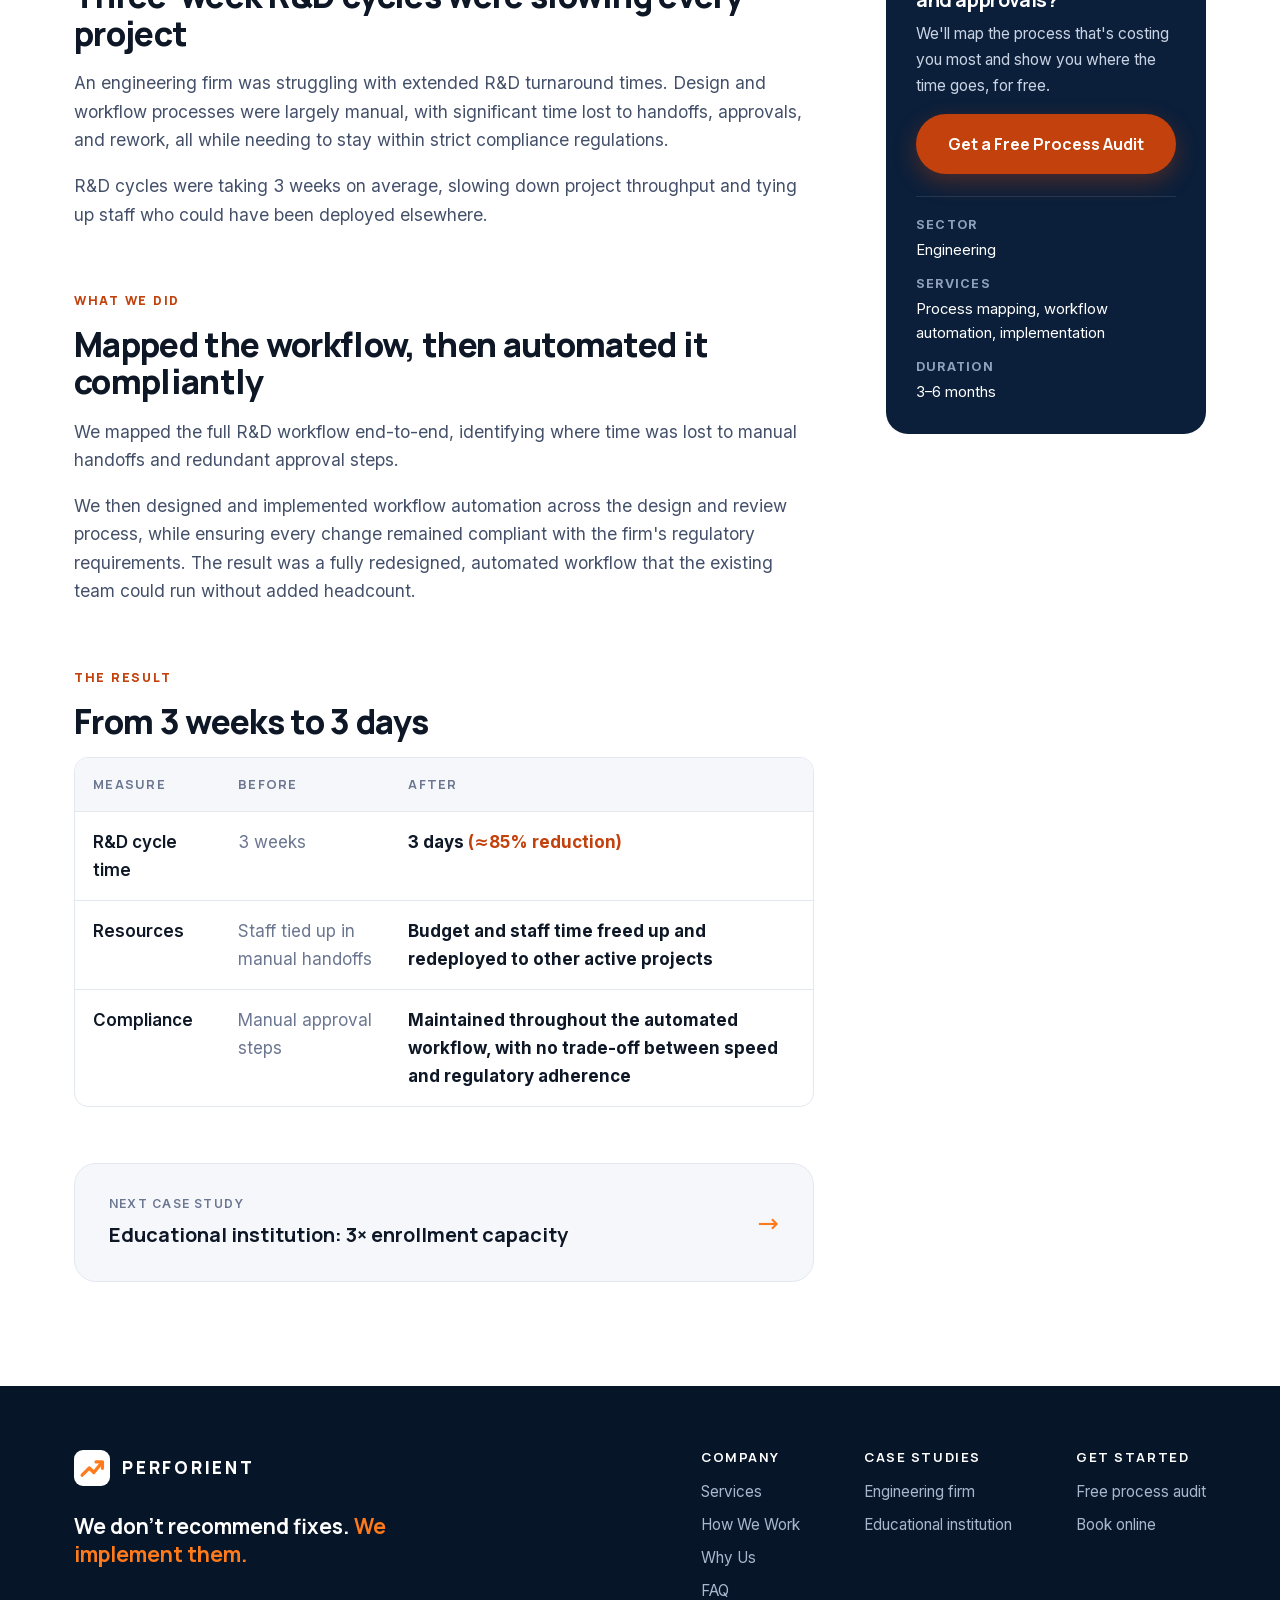
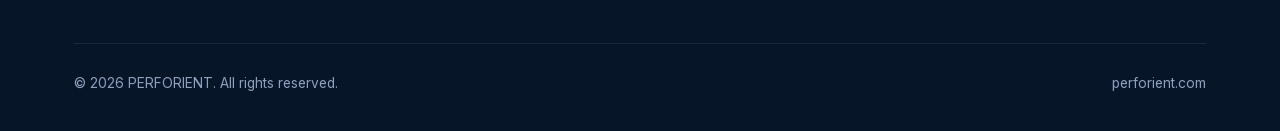
<file: case-studies/engineering-firm.html>
<!doctype html>
<html lang="en">
<head>
  <meta charset="utf-8">
  <meta name="viewport" content="width=device-width, initial-scale=1">
  <title>Case Study: 85% Shorter R&amp;D Cycle Time for an Engineering Firm | PERFORIENT</title>
  <meta name="description" content="How PERFORIENT cut an engineering firm's R&amp;D cycle time from 3 weeks to 3 days (85% reduction) through compliant workflow automation, with no added headcount.">
  <link rel="canonical" href="https://perforient.com/case-studies/engineering-firm.html">
  <meta name="theme-color" content="#0B1F3A">
  <meta property="og:type" content="article">
  <meta property="og:title" content="Engineering Firm: R&amp;D Cycle Time 3 Weeks → 3 Days | PERFORIENT">
  <meta property="og:description" content="85% reduction in R&amp;D cycle time through compliant workflow automation.">
  <meta property="og:url" content="https://perforient.com/case-studies/engineering-firm.html">

  <meta property="og:image" content="https://perforient.com/assets/img/og-image.png">
  <meta property="og:image:width" content="1200">
  <meta property="og:image:height" content="630">
  <meta property="og:image:alt" content="PERFORIENT: engineering-led process optimization for small and mid-sized businesses">
  <meta name="twitter:image" content="https://perforient.com/assets/img/og-image.png">
  <meta name="twitter:card" content="summary_large_image">

  <link rel="icon" href="../assets/img/favicon.svg" type="image/svg+xml">
  <link rel="preload" href="../assets/fonts/inter-latin.woff2" as="font" type="font/woff2" crossorigin>
  <link rel="preload" href="../assets/fonts/manrope-latin.woff2" as="font" type="font/woff2" crossorigin>
  <link rel="stylesheet" href="../assets/css/styles.css">

  <script type="application/ld+json">
  {
    "@context": "https://schema.org",
    "@type": "Article",
    "headline": "R&D Cycle Time Reduction Through Workflow Automation",
    "description": "An engineering firm cut R&D cycle time from 3 weeks to 3 days (85% reduction) while staying fully compliant.",
    "about": "Business process improvement case study",
    "image": "https://perforient.com/assets/img/og-image.png",
    "datePublished": "2026-11-08",
    "dateModified": "2026-11-08",
    "author": {"@type": "Organization", "name": "PERFORIENT", "url": "https://perforient.com/"},
    "publisher": {"@type": "Organization", "name": "PERFORIENT", "logo": {"@type": "ImageObject", "url": "https://perforient.com/assets/img/logo.svg"}},
    "mainEntityOfPage": "https://perforient.com/case-studies/engineering-firm.html"
  }
  </script>
</head>
<body>
<a class="skip-link" href="#main">Skip to content</a>

<header class="site-header site-header--solid">
  <nav class="wrap nav" aria-label="Main">
    <a href="../index.html" class="brand" aria-label="PERFORIENT home">
      <svg class="brand__mark" viewBox="0 0 40 40" aria-hidden="true"><rect width="40" height="40" rx="10"/><path d="M9 28 L17 20 L22 25 L31 14" fill="none" stroke-width="3.6" stroke-linecap="round" stroke-linejoin="round"/><path d="M24.5 13.2 L31.6 13.2 L31.6 20.3" fill="none" stroke-width="3.6" stroke-linecap="round" stroke-linejoin="round"/></svg>
      <span class="brand__name">PERFORIENT</span>
    </a>
    <button class="nav__toggle" aria-label="Open menu" aria-expanded="false" aria-controls="nav-links">
      <svg viewBox="0 0 24 24" fill="none" stroke="currentColor" stroke-width="2" stroke-linecap="round"><path d="M4 7h16M4 12h16M4 17h16"/></svg>
    </button>
    <ul class="nav__links" id="nav-links">
      <li><a href="../index.html#services">Services</a></li>
      <li><a href="../index.html#results">Results</a></li>
      <li><a href="../index.html#process">How We Work</a></li>
      <li><a href="../index.html#why">Why Us</a></li>
      <li><a href="../index.html#contact" class="btn btn--primary">Free Process Audit</a></li>
    </ul>
  </nav>
</header>

<main id="main" tabindex="-1">
  <section class="hero cs-hero">
    <div class="wrap" style="position:relative">
      <div class="crumbs"><a href="../index.html">Home</a> / <a href="../index.html#results">Case studies</a> / Engineering firm</div>
      <span class="eyebrow">Case study · Engineering firm</span>
      <h1>R&amp;D Cycle Time Reduction Through Workflow Automation</h1>
      <p class="hero__sub">An engineering firm cut its R&amp;D turnaround from 3 weeks to 3 days, without adding headcount and without compromising regulatory compliance.</p>
      <div class="cs-stats">
        <div class="cs-stat"><div class="k">85<span>%</span></div><p>Reduction in R&amp;D cycle time</p></div>
        <div class="cs-stat"><div class="k">3<span>wk</span> → 3<span>d</span></div><p>Average R&amp;D turnaround</p></div>
        <div class="cs-stat"><div class="k">3–6</div><p>Months engagement duration</p></div>
      </div>
    </div>
  </section>

  <section class="section">
    <div class="wrap">
      <figure class="flow flow--case" id="dg-case" data-diagram="rd">
        <div class="flow__bar">
          <span class="flow__title">R&amp;D workflow, before and after</span>
          <span class="flow__status" aria-live="polite"><span class="flow__dot" aria-hidden="true"></span><span>Leaking</span></span>
          <div class="flow__toggle" role="group" aria-label="Diagram state">
            <button type="button" data-state="before" aria-pressed="true">Current process</button>
            <button type="button" data-state="after" class="is-fix" aria-pressed="false">Apply the fix</button>
          </div>
        </div>
        <div class="flow__canvas"></div>
        <figcaption class="flow__cap">Simplified view of the engagement. Crossed-out steps were removed; the review step was automated.</figcaption>
      </figure>
    </div>
    <div class="wrap cs-body">
      <article>
        <div class="cs-block">
          <span class="eyebrow">The challenge</span>
          <h2>Three-week R&amp;D cycles were slowing every project</h2>
          <p>An engineering firm was struggling with extended R&amp;D turnaround times. Design and workflow processes were largely manual, with significant time lost to handoffs, approvals, and rework, all while needing to stay within strict compliance regulations.</p>
          <p>R&amp;D cycles were taking 3 weeks on average, slowing down project throughput and tying up staff who could have been deployed elsewhere.</p>
        </div>

        <div class="cs-block">
          <span class="eyebrow">What we did</span>
          <h2>Mapped the workflow, then automated it compliantly</h2>
          <p>We mapped the full R&amp;D workflow end-to-end, identifying where time was lost to manual handoffs and redundant approval steps.</p>
          <p>We then designed and implemented workflow automation across the design and review process, while ensuring every change remained compliant with the firm's regulatory requirements. The result was a fully redesigned, automated workflow that the existing team could run without added headcount.</p>
        </div>

        <div class="cs-block">
          <span class="eyebrow">The result</span>
          <h2>From 3 weeks to 3 days</h2>
          <table class="ba">
            <thead><tr><th>Measure</th><th>Before</th><th>After</th></tr></thead>
            <tbody>
              <tr><td>R&amp;D cycle time</td><td class="before">3 weeks</td><td class="after">3 days <b>(≈85% reduction)</b></td></tr>
              <tr><td>Resources</td><td class="before">Staff tied up in manual handoffs</td><td class="after">Budget and staff time freed up and redeployed to other active projects</td></tr>
              <tr><td>Compliance</td><td class="before">Manual approval steps</td><td class="after">Maintained throughout the automated workflow, with no trade-off between speed and regulatory adherence</td></tr>
            </tbody>
          </table>
        </div>

        <a class="next-case" href="educational-institution.html">
          <div><small>Next case study</small><strong>Educational institution: 3× enrollment capacity</strong></div>
          <span class="arrow">→</span>
        </a>
      </article>

      <aside class="aside">
        <h3>Losing time to handoffs and approvals?</h3>
        <p>We'll map the process that's costing you most and show you where the time goes, for free.</p>
        <a href="../index.html#contact" class="btn btn--primary btn--block">Get a Free Process Audit</a>
        <dl>
          <div><dt>Sector</dt><dd>Engineering</dd></div>
          <div><dt>Services</dt><dd>Process mapping, workflow automation, implementation</dd></div>
          <div><dt>Duration</dt><dd>3–6 months</dd></div>
        </dl>
      </aside>
    </div>
  </section>
</main>

<footer class="site-footer">
  <div class="wrap">
    <div class="footer__top">
      <div>
        <a href="../index.html" class="brand" aria-label="PERFORIENT home">
          <svg class="brand__mark" viewBox="0 0 40 40" aria-hidden="true"><rect width="40" height="40" rx="10"/><path d="M9 28 L17 20 L22 25 L31 14" fill="none" stroke-width="3.6" stroke-linecap="round" stroke-linejoin="round"/><path d="M24.5 13.2 L31.6 13.2 L31.6 20.3" fill="none" stroke-width="3.6" stroke-linecap="round" stroke-linejoin="round"/></svg>
          <span class="brand__name">PERFORIENT</span>
        </a>
        <p class="footer__tag">We don't recommend fixes. <span>We implement them.</span></p>
      </div>
      <div class="footer__cols">
        <div><h4>Company</h4><ul><li><a href="../index.html#services">Services</a></li><li><a href="../index.html#process">How We Work</a></li><li><a href="../index.html#why">Why Us</a></li><li><a href="../index.html#faq">FAQ</a></li></ul></div>
        <div><h4>Case studies</h4><ul><li><a href="engineering-firm.html">Engineering firm</a></li><li><a href="educational-institution.html">Educational institution</a></li></ul></div>
        <div><h4>Get started</h4><ul><li><a href="../index.html#contact">Free process audit</a></li><li><a href="https://calendly.com/nasser-perforient/30min" target="_blank" rel="noopener" data-booking>Book online</a></li></ul></div>
      </div>
    </div>
    <div class="footer__bottom"><span>© <span data-year>2026</span> PERFORIENT. All rights reserved.</span><span>perforient.com</span></div>
  </div>
</footer>

<script src="../assets/js/main.js"></script>
</body>
</html>
</file>
<file: assets/css/styles.css>
/* =========================================================
   PERFORIENT — site styles
   Brand: deep navy (trust, engineering) + signal orange (urgency, action)
   ========================================================= */

/* Self-hosted fonts (SIL Open Font License), latin subset, variable weight */
@font-face {
  font-family: "Inter"; font-style: normal; font-weight: 400 700; font-display: swap;
  src: url("../fonts/inter-latin.woff2") format("woff2");
}
@font-face {
  font-family: "Manrope"; font-style: normal; font-weight: 600 800; font-display: swap;
  src: url("../fonts/manrope-latin.woff2") format("woff2");
}

:root {
  --navy-900: #071528;
  --navy-800: #0B1F3A;
  --navy-700: #13305A;
  --navy-500: #3A5682;
  --orange: #FF7A1A;
  --orange-600: #C2410C; /* accessible orange: 5.2:1 with white */
  --orange-700: #9A3412;
  --orange-50: #FFF3EA;
  --teal: #19B394;
  --teal-700: #0E7A64; /* accessible teal: 5:1 with white */
  --ink: #0E1726;
  --ink-2: #44506A;
  --ink-3: #6B7690;
  --line: #E3E8F0;
  --bg: #FFFFFF;
  --bg-soft: #F5F7FB;

  --font-head: "Manrope", system-ui, -apple-system, "Segoe UI", sans-serif;
  --font-body: "Inter", system-ui, -apple-system, "Segoe UI", sans-serif;

  --radius: 14px;
  --radius-lg: 22px;
  --shadow: 0 1px 2px rgba(11, 31, 58, .06), 0 8px 24px rgba(11, 31, 58, .08);
  --shadow-lg: 0 24px 60px rgba(7, 21, 40, .35);
  --wrap: 1180px;
}

*, *::before, *::after { box-sizing: border-box; }
html { scroll-behavior: smooth; scroll-padding-top: 84px; }
body {
  margin: 0;
  font-family: var(--font-body);
  font-size: 17px;
  line-height: 1.65;
  color: var(--ink);
  background: var(--bg);
  -webkit-font-smoothing: antialiased;
}
img, svg { display: block; max-width: 100%; }
a { color: inherit; }
h1, h2, h3, h4 {
  font-family: var(--font-head);
  line-height: 1.12;
  letter-spacing: -0.02em;
  margin: 0 0 .5em;
  color: var(--ink);
}
h1 { font-size: clamp(2.3rem, 5.2vw, 3.9rem); font-weight: 800; }
h2 { font-size: clamp(1.9rem, 3.6vw, 2.75rem); font-weight: 800; }
h3 { font-size: 1.25rem; font-weight: 700; }
p { margin: 0 0 1em; }

.wrap { width: 100%; max-width: var(--wrap); margin: 0 auto; padding: 0 24px; }
.section { padding: 104px 0; }
.section--soft { background: var(--bg-soft); }
.section--dark { background: var(--navy-800); color: #D6DEEB; }
.section--dark h2, .section--dark h3 { color: #fff; }

.eyebrow {
  display: inline-block;
  font-family: var(--font-head);
  font-size: .78rem;
  font-weight: 800;
  letter-spacing: .14em;
  text-transform: uppercase;
  color: var(--orange-600);
  margin-bottom: 14px;
}
.section--dark .eyebrow, .hero .eyebrow { color: var(--orange); }
.lead { font-size: 1.2rem; color: var(--ink-2); max-width: 680px; }
.section-head { max-width: 760px; margin-bottom: 56px; }
.section-head--center { margin-left: auto; margin-right: auto; text-align: center; }
.section-head--center .lead { margin-left: auto; margin-right: auto; }

/* ---------- Buttons ---------- */
.btn {
  display: inline-flex; align-items: center; justify-content: center; gap: 10px;
  font-family: var(--font-head);
  font-weight: 700; font-size: 1rem;
  padding: 15px 26px;
  border-radius: 999px;
  border: 2px solid transparent;
  text-decoration: none;
  cursor: pointer;
  transition: transform .15s ease, background .15s ease, box-shadow .15s ease, color .15s ease;
}
.btn:hover { transform: translateY(-1px); }
.btn:focus-visible { outline: 3px solid var(--orange); outline-offset: 3px; }
.btn--primary { background: var(--orange-600); color: #fff; box-shadow: 0 8px 22px rgba(194, 65, 12, .35); }
.btn--primary:hover { background: var(--orange-700); }
.btn--ghost { border-color: currentColor; color: var(--navy-800); background: transparent; }
.btn--ghost:hover { background: var(--navy-800); color: #fff; border-color: var(--navy-800); }
.btn--ghost-light { border-color: rgba(255,255,255,.35); color: #fff; }
.btn--ghost-light:hover { background: #fff; color: var(--navy-800); border-color: #fff; }
.btn--block { width: 100%; }
.btn svg { width: 18px; height: 18px; }

.text-link {
  color: inherit; font-weight: 600; text-decoration: none;
  border-bottom: 2px solid var(--orange);
  padding-bottom: 2px;
  transition: color .15s;
}
.text-link:hover { color: var(--orange); }

/* ---------- Header ---------- */
.site-header {
  position: fixed; inset: 0 0 auto 0; z-index: 50;
  transition: background .25s ease, box-shadow .25s ease;
}
.site-header.is-scrolled, .site-header--solid {
  background: rgba(7, 21, 40, .92);
  backdrop-filter: saturate(160%) blur(12px);
  -webkit-backdrop-filter: saturate(160%) blur(12px);
  box-shadow: 0 1px 0 rgba(255,255,255,.06);
}
.nav { display: flex; align-items: center; justify-content: space-between; height: 76px; }
.brand { display: inline-flex; align-items: center; gap: 12px; text-decoration: none; color: #fff; }
.brand__mark { width: 36px; height: 36px; }
.brand__mark rect { fill: #fff; }
.brand__mark path { stroke: var(--orange); }
.brand__name { font-family: var(--font-head); font-weight: 800; letter-spacing: .16em; font-size: 1.08rem; }
.nav__links { display: flex; align-items: center; gap: 32px; list-style: none; margin: 0; padding: 0; }
.nav__links a { color: #C9D3E3; text-decoration: none; font-weight: 500; font-size: .96rem; transition: color .15s; }
.nav__links a:hover { color: #fff; }
.nav__links .btn { color: #fff; padding: 11px 20px; font-size: .94rem; }
.nav__toggle {
  display: none; background: none; border: 0; color: #fff; cursor: pointer; padding: 8px; margin-right: -8px;
}
.nav__toggle svg { width: 28px; height: 28px; }

/* ---------- Hero ---------- */
.hero {
  position: relative;
  background:
    radial-gradient(900px 500px at 85% 10%, rgba(255,122,26,.16), transparent 60%),
    radial-gradient(800px 600px at 0% 100%, rgba(25,179,148,.10), transparent 60%),
    linear-gradient(180deg, var(--navy-900), var(--navy-800));
  color: #C9D3E3;
  padding: 168px 0 112px;
  overflow: hidden;
}
.hero::before {
  content: ""; position: absolute; inset: 0;
  background-image:
    linear-gradient(rgba(255,255,255,.035) 1px, transparent 1px),
    linear-gradient(90deg, rgba(255,255,255,.035) 1px, transparent 1px);
  background-size: 56px 56px;
  mask-image: linear-gradient(180deg, #000 0%, transparent 85%);
  -webkit-mask-image: linear-gradient(180deg, #000 0%, transparent 85%);
  pointer-events: none;
}
.hero__grid { position: relative; display: grid; grid-template-columns: 1.15fr .85fr; gap: 64px; align-items: center; }
.hero h1 { color: #fff; }
.hero h1 em { font-style: normal; color: var(--orange); }
.hero__sub { font-size: 1.22rem; max-width: 620px; margin-bottom: 36px; }
.hero__ctas { display: flex; flex-wrap: wrap; align-items: center; gap: 20px 28px; }
.hero__ctas .text-link { color: #fff; font-size: .98rem; }
.hero__trust { display: flex; flex-wrap: wrap; gap: 10px 26px; margin-top: 44px; font-size: .9rem; color: #8FA0BC; }
.hero__trust span { display: inline-flex; align-items: center; gap: 8px; }
.hero__trust svg { width: 16px; height: 16px; color: var(--teal); }

/* Results panel in hero */
.panel {
  background: linear-gradient(180deg, rgba(255,255,255,.08), rgba(255,255,255,.03));
  border: 1px solid rgba(255,255,255,.12);
  border-radius: var(--radius-lg);
  padding: 28px;
  box-shadow: var(--shadow-lg);
  backdrop-filter: blur(6px);
}
.panel__title {
  display: flex; justify-content: space-between; align-items: center;
  font-size: .78rem; letter-spacing: .12em; text-transform: uppercase; font-weight: 700;
  color: #8FA0BC; margin-bottom: 18px;
}
.panel__live { display: inline-flex; align-items: center; gap: 7px; color: var(--teal); }
.panel__live::before { content: ""; width: 8px; height: 8px; border-radius: 50%; background: var(--teal); box-shadow: 0 0 0 4px rgba(25,179,148,.2); }
.metric { padding: 18px 0; border-top: 1px solid rgba(255,255,255,.08); }
.metric:first-of-type { border-top: 0; padding-top: 4px; }
.metric__label { font-size: .88rem; color: #A9B6CC; margin-bottom: 8px; }
.metric__row { display: flex; align-items: baseline; gap: 12px; font-family: var(--font-head); color: #fff; }
.metric__from { font-size: 1.05rem; color: #7D8CA6; text-decoration: line-through; text-decoration-color: rgba(255,122,26,.7); }
.metric__arrow { color: var(--orange); font-weight: 800; }
.metric__to { font-size: 1.5rem; font-weight: 800; }
.metric__delta {
  margin-left: auto; font-size: .82rem; font-weight: 800; color: var(--navy-900);
  background: var(--orange); padding: 4px 10px; border-radius: 999px;
}
.bar { height: 6px; border-radius: 6px; background: rgba(255,255,255,.08); margin-top: 12px; overflow: hidden; }
.bar span { display: block; height: 100%; border-radius: 6px; background: linear-gradient(90deg, var(--orange), #FFB36B); width: 0; transition: width 1.4s cubic-bezier(.2,.8,.2,1); }
.is-visible .bar span { width: var(--w); }

/* ---------- Problem ---------- */
.problem { display: grid; grid-template-columns: .9fr 1.1fr; gap: 72px; align-items: start; }
.pain-list { list-style: none; margin: 0; padding: 0; display: grid; gap: 14px; }
.pain-list li {
  display: flex; gap: 16px; align-items: flex-start;
  background: #fff; border: 1px solid var(--line); border-radius: var(--radius);
  padding: 18px 20px; font-weight: 500; color: var(--ink);
  transition: border-color .2s, transform .2s;
}
.pain-list li:hover { border-color: #FFC9A1; transform: translateX(4px); }
.pain-list .ico {
  flex: none; width: 32px; height: 32px; border-radius: 9px; background: var(--orange-50); color: var(--orange-600);
  display: grid; place-items: center;
}
.pain-list .ico svg { width: 18px; height: 18px; }
.callout {
  margin-top: 32px; padding: 28px 30px; border-radius: var(--radius);
  background: var(--navy-800); color: #D6DEEB; font-size: 1.12rem;
  border-left: 5px solid var(--orange);
}
.callout strong { color: #fff; font-family: var(--font-head); font-size: 1.3rem; display: block; margin-bottom: 6px; letter-spacing: -0.01em; }

/* ---------- Services ---------- */
.cards { display: grid; grid-template-columns: repeat(3, 1fr); gap: 24px; }
.card {
  background: #fff; border: 1px solid var(--line); border-radius: var(--radius-lg);
  padding: 34px 30px; box-shadow: var(--shadow);
  transition: transform .2s ease, box-shadow .2s ease;
  display: flex; flex-direction: column;
}
.card:hover { transform: translateY(-4px); box-shadow: 0 2px 4px rgba(11,31,58,.06), 0 18px 40px rgba(11,31,58,.12); }
.card__icon {
  width: 52px; height: 52px; border-radius: 14px; display: grid; place-items: center;
  background: var(--navy-800); color: var(--orange); margin-bottom: 22px;
}
.card__icon svg { width: 26px; height: 26px; }
.card__num { font-family: var(--font-head); font-size: .8rem; font-weight: 800; color: var(--ink-3); letter-spacing: .1em; margin-bottom: 6px; }
.card p { color: var(--ink-2); margin: 0; }
.delivery {
  margin-top: 28px; display: flex; align-items: center; gap: 18px; flex-wrap: wrap;
  padding: 22px 28px; border-radius: var(--radius); background: #fff; border: 1px dashed #C6D0E0;
  color: var(--ink-2);
}
.delivery strong { color: var(--ink); font-family: var(--font-head); }
.delivery svg { width: 24px; height: 24px; color: var(--teal); flex: none; }

/* ---------- Proof / case studies ---------- */
.cases { display: grid; grid-template-columns: 1fr 1fr; gap: 28px; }
.case {
  position: relative; overflow: hidden;
  background: linear-gradient(180deg, var(--navy-700), var(--navy-800));
  border: 1px solid rgba(255,255,255,.08);
  border-radius: var(--radius-lg); padding: 38px 36px 34px;
  display: flex; flex-direction: column;
}
.case::after {
  content: ""; position: absolute; right: -80px; top: -80px; width: 240px; height: 240px; border-radius: 50%;
  background: radial-gradient(circle, rgba(255,122,26,.22), transparent 70%);
}
.case__tag {
  align-self: flex-start; font-size: .76rem; font-weight: 700; letter-spacing: .1em; text-transform: uppercase;
  color: #A9B6CC; border: 1px solid rgba(255,255,255,.18); padding: 5px 12px; border-radius: 999px; margin-bottom: 26px;
}
.case__big { font-family: var(--font-head); font-weight: 800; color: #fff; font-size: clamp(3.4rem, 6vw, 4.6rem); line-height: 1; letter-spacing: -0.04em; }
.case__big span { color: var(--orange); }
.case__biglabel { color: #C9D3E3; font-weight: 600; margin: 8px 0 26px; }
.case h3 { font-size: 1.3rem; margin-bottom: 14px; }
.case ul { list-style: none; padding: 0; margin: 0 0 28px; display: grid; gap: 10px; }
.case li { display: flex; gap: 12px; color: #C9D3E3; }
.case li::before { content: ""; flex: none; width: 7px; height: 7px; border-radius: 50%; background: var(--orange); margin-top: 10px; }
.case .text-link { color: #fff; margin-top: auto; align-self: flex-start; }
.note { text-align: center; color: #8FA0BC; font-size: .9rem; margin: 30px 0 0; }

/* ---------- Process ---------- */
.steps { list-style: none; margin: 0; padding: 0; display: grid; grid-template-columns: repeat(4, 1fr); gap: 24px; counter-reset: step; position: relative; }
.steps::before {
  content: ""; position: absolute; top: 28px; left: 28px; right: 28px; height: 2px;
  background: repeating-linear-gradient(90deg, #C6D0E0 0 8px, transparent 8px 16px);
}
.step { position: relative; }
.step__dot {
  position: relative; width: 56px; height: 56px; border-radius: 50%;
  background: #fff; border: 2px solid var(--navy-800); color: var(--navy-800);
  display: grid; place-items: center; font-family: var(--font-head); font-weight: 800; font-size: 1.1rem;
  margin-bottom: 22px;
}
.step:last-child .step__dot { background: var(--orange); border-color: var(--orange); color: #fff; }
.step h3 { margin-bottom: 8px; }
.step p { color: var(--ink-2); margin: 0; }

/* ---------- Why us ---------- */
.why { display: grid; grid-template-columns: .9fr 1.1fr; gap: 72px; align-items: center; }
.why__grid { display: grid; grid-template-columns: 1fr 1fr; gap: 20px; }
.why__item {
  background: rgba(255,255,255,.04); border: 1px solid rgba(255,255,255,.1);
  border-radius: var(--radius); padding: 26px 24px;
}
.why__item .k { font-family: var(--font-head); font-weight: 800; color: #fff; font-size: 1.9rem; line-height: 1.1; margin-bottom: 8px; letter-spacing: -0.02em; }
.why__item .k small { font-size: 1rem; color: var(--orange); font-weight: 800; }
.why__item p { margin: 0; color: #B8C4D8; font-size: .97rem; }
.quote {
  font-family: var(--font-head); font-size: clamp(1.5rem, 2.6vw, 2rem); font-weight: 700; color: #fff;
  line-height: 1.3; letter-spacing: -0.01em; margin: 26px 0 0;
}
.quote span { color: var(--orange); }

/* ---------- Contact / final CTA ---------- */
.contact { display: grid; grid-template-columns: 1fr 1.1fr; gap: 64px; align-items: start; }
.contact__options { display: grid; gap: 16px; margin-top: 32px; }
.option {
  display: flex; gap: 18px; align-items: flex-start; padding: 22px 24px;
  border-radius: var(--radius); border: 1px solid var(--line); background: #fff;
}
.option__ico { flex: none; width: 44px; height: 44px; border-radius: 12px; background: var(--orange-50); color: var(--orange-600); display: grid; place-items: center; }
.option__ico svg { width: 22px; height: 22px; }
.option h3 { font-size: 1.08rem; margin-bottom: 4px; }
.option p { margin: 0 0 12px; color: var(--ink-2); font-size: .97rem; }
.option .btn { padding: 11px 20px; font-size: .94rem; }
.checks { list-style: none; padding: 0; margin: 28px 0 0; display: grid; gap: 10px; }
.checks li { display: flex; gap: 12px; color: var(--ink-2); }
.checks svg { flex: none; width: 20px; height: 20px; color: var(--teal); margin-top: 4px; }

.form {
  background: #fff; border: 1px solid var(--line); border-radius: var(--radius-lg);
  padding: 36px; box-shadow: var(--shadow);
}
.form h3 { font-size: 1.4rem; margin-bottom: 4px; }
.form > p { color: var(--ink-2); margin-bottom: 24px; }
.form__row { display: grid; grid-template-columns: 1fr 1fr; gap: 16px; }
.field { margin-bottom: 16px; }
.field label { display: block; font-weight: 600; font-size: .9rem; margin-bottom: 6px; color: var(--ink); }
.field label .opt { color: var(--ink-3); font-weight: 400; }
.field input, .field select, .field textarea {
  width: 100%; font: inherit; font-size: 1rem; color: var(--ink);
  padding: 13px 14px; border-radius: 10px; border: 1.5px solid #D5DCE7; background: #FBFCFE;
  transition: border-color .15s, box-shadow .15s, background .15s;
}
.field textarea { min-height: 120px; resize: vertical; }
.field input:focus, .field select:focus, .field textarea:focus {
  outline: none; border-color: var(--navy-500); background: #fff; box-shadow: 0 0 0 4px rgba(58,86,130,.14);
}
.field input:user-invalid, .field textarea:user-invalid { border-color: #D64545; }
.form__fine { font-size: .84rem; color: var(--ink-3); margin: 14px 0 0; text-align: center; }
.form__status { margin-top: 16px; padding: 14px 16px; border-radius: 10px; font-size: .95rem; display: none; }
.form__status.is-ok { display: block; background: #E8F7F3; color: #0E6B57; }
.form__status.is-err { display: block; background: #FDECEC; color: #9B2C2C; }
.hp { position: absolute; left: -9999px; }

/* ---------- Footer ---------- */
.site-footer { background: var(--navy-900); color: #8FA0BC; padding: 64px 0 36px; font-size: .95rem; }
.footer__top { display: flex; justify-content: space-between; gap: 40px; flex-wrap: wrap; padding-bottom: 40px; border-bottom: 1px solid rgba(255,255,255,.08); }
.footer__tag { font-family: var(--font-head); color: #fff; font-size: 1.3rem; font-weight: 700; margin: 18px 0 0; max-width: 360px; line-height: 1.35; }
.footer__tag span { color: var(--orange); }
.footer__cols { display: flex; gap: 64px; flex-wrap: wrap; }
.footer__cols h4 { color: #fff; font-size: .82rem; letter-spacing: .12em; text-transform: uppercase; margin-bottom: 14px; }
.footer__cols ul { list-style: none; padding: 0; margin: 0; display: grid; gap: 8px; }
.footer__cols a { text-decoration: none; color: #A9B6CC; }
.footer__cols a:hover { color: #fff; }
.footer__bottom { display: flex; justify-content: space-between; gap: 16px; flex-wrap: wrap; padding-top: 28px; font-size: .86rem; }

/* ---------- Case study pages ---------- */
.cs-hero { padding: 152px 0 80px; }
.crumbs { font-size: .9rem; color: #8FA0BC; margin-bottom: 22px; }
.crumbs a { color: #C9D3E3; text-decoration: none; }
.crumbs a:hover { color: #fff; }
.cs-hero h1 { font-size: clamp(2.1rem, 4.4vw, 3.3rem); max-width: 900px; }
.cs-stats { display: grid; grid-template-columns: repeat(auto-fit, minmax(200px, 1fr)); gap: 18px; margin-top: 44px; }
.cs-stat { background: rgba(255,255,255,.05); border: 1px solid rgba(255,255,255,.12); border-radius: var(--radius); padding: 24px; }
.cs-stat .k { font-family: var(--font-head); font-size: 2.6rem; font-weight: 800; color: #fff; line-height: 1; letter-spacing: -0.03em; }
.cs-stat .k span { color: var(--orange); }
.cs-stat p { margin: 10px 0 0; color: #A9B6CC; font-size: .95rem; }
.cs-body { display: grid; grid-template-columns: 1fr 320px; gap: 72px; align-items: start; }
.cs-block { margin-bottom: 56px; }
.cs-block h2 { font-size: clamp(1.6rem, 2.8vw, 2.1rem); }
.cs-block p { color: var(--ink-2); font-size: 1.08rem; }
.ba { width: 100%; border-collapse: separate; border-spacing: 0; border: 1px solid var(--line); border-radius: var(--radius); overflow: hidden; margin-top: 8px; }
.ba th, .ba td { padding: 16px 18px; text-align: left; border-bottom: 1px solid var(--line); vertical-align: top; }
.ba tr:last-child td { border-bottom: 0; }
.ba th { background: var(--bg-soft); font-family: var(--font-head); font-size: .8rem; letter-spacing: .1em; text-transform: uppercase; color: var(--ink-3); }
.ba td:first-child { font-weight: 600; color: var(--ink); }
.ba .before { color: var(--ink-3); }
.ba .after { color: var(--ink); font-weight: 700; }
.ba .after b { color: var(--orange-600); }
.aside {
  position: sticky; top: 104px;
  background: var(--navy-800); color: #C9D3E3; border-radius: var(--radius-lg); padding: 30px;
}
.aside h3 { color: #fff; font-size: 1.25rem; }
.aside p { font-size: .97rem; }
.aside dl { margin: 22px 0 0; padding-top: 18px; border-top: 1px solid rgba(255,255,255,.1); display: grid; gap: 12px; font-size: .92rem; }
.aside dt { color: #8FA0BC; font-size: .78rem; text-transform: uppercase; letter-spacing: .1em; font-weight: 700; }
.aside dd { margin: 2px 0 0; color: #fff; }
.next-case {
  display: flex; justify-content: space-between; align-items: center; gap: 24px; flex-wrap: wrap;
  padding: 30px 34px; border-radius: var(--radius-lg); background: var(--bg-soft); border: 1px solid var(--line);
  text-decoration: none; transition: border-color .2s;
}
.next-case:hover { border-color: var(--orange); }
.next-case small { display: block; color: var(--ink-3); font-weight: 600; letter-spacing: .1em; text-transform: uppercase; font-size: .76rem; margin-bottom: 4px; }
.next-case strong { font-family: var(--font-head); font-size: 1.25rem; color: var(--ink); }
.next-case .arrow { font-size: 1.6rem; color: var(--orange); }

/* ---------- Process animation (see-the-fix + case pages) ---------- */
.flow {
  margin: 0; background: #fff; border: 1px solid var(--line); border-radius: var(--radius-lg);
  box-shadow: var(--shadow); overflow: hidden;
}
.flow--case { margin: 0 0 72px; }
.flow__bar {
  display: flex; align-items: center; gap: 14px 20px; flex-wrap: wrap;
  padding: 18px 22px; border-bottom: 1px solid var(--line); background: var(--bg-soft);
}
.flow__title { font-family: var(--font-head); font-size: .78rem; font-weight: 800; letter-spacing: .12em; text-transform: uppercase; color: var(--ink-3); }
.flow__status {
  display: inline-flex; align-items: center; gap: 8px; font-size: .86rem; font-weight: 600;
  color: var(--orange-600); background: var(--orange-50); padding: 5px 12px 5px 10px; border-radius: 999px;
  transition: background .3s, color .3s;
}
.flow__dot { width: 8px; height: 8px; border-radius: 50%; background: currentColor; box-shadow: 0 0 0 0 rgba(194,65,12,.45); animation: flow-pulse 1.6s ease-out infinite; }
@keyframes flow-pulse { 0% { box-shadow: 0 0 0 0 rgba(194,65,12,.45); } 100% { box-shadow: 0 0 0 8px rgba(194,65,12,0); } }
.flow.is-fixed .flow__status { color: var(--teal-700); background: #E8F7F3; }
.flow.is-fixed .flow__dot { animation: none; box-shadow: 0 0 0 3px rgba(25,179,148,.25); }
.flow__toggle {
  margin-left: auto; display: inline-flex; padding: 4px; gap: 4px;
  background: #fff; border: 1px solid var(--line); border-radius: 999px;
}
.flow__toggle button {
  font: inherit; font-family: var(--font-head); font-weight: 700; font-size: .9rem;
  border: 0; border-radius: 999px; padding: 9px 18px; cursor: pointer;
  background: transparent; color: var(--ink-2); transition: background .2s, color .2s, box-shadow .2s;
}
.flow__toggle button:hover { color: var(--ink); }
.flow__toggle button[aria-pressed="true"] { background: var(--navy-800); color: #fff; }
.flow__toggle button.is-fix[aria-pressed="true"] { background: var(--orange-600); box-shadow: 0 6px 16px rgba(194,65,12,.3); }
.flow__toggle button:focus-visible { outline: 3px solid var(--orange); outline-offset: 2px; }
.flow__canvas { padding: 20px 22px 6px; }
.flow__canvas svg { width: 100%; height: auto; overflow: visible; }
.flow__cap { padding: 16px 22px 20px; border-top: 1px solid var(--line); color: var(--ink-2); font-size: .95rem; }
.flow__cap .text-link { white-space: nowrap; }

/* diagram drawing (SVG is generated by main.js) */
.dg-pipe { stroke: var(--navy-800); stroke-width: 2; fill: none; }
.dg-pipe-fast { stroke: var(--teal); stroke-width: 2.5; fill: none; stroke-dasharray: 7 6; stroke-linecap: round; opacity: 0; transition: opacity .5s; }
.dg-st rect { fill: #fff; stroke: var(--navy-800); stroke-width: 1.5; transition: opacity .5s, fill .3s; }
.dg-st text { font-family: var(--font-head); font-size: 13px; font-weight: 700; fill: var(--ink); transition: opacity .5s; }
.dg-st .dg-idx { font-family: var(--font-body); font-size: 10.5px; font-weight: 500; fill: var(--ink-3); }
.dg-x { stroke: var(--orange-600); stroke-width: 2.6; stroke-linecap: round; stroke-dasharray: 160; stroke-dashoffset: 160; transition: stroke-dashoffset .45s ease; }
.dg-tag { opacity: 0; transition: opacity .4s .3s; }
.dg-st .dg-tag rect { fill: var(--orange-600); stroke: none; }
.dg-st .dg-tag--auto rect { fill: var(--teal-700); }
.dg-tag text { font-family: var(--font-head); font-size: 10px; font-weight: 800; letter-spacing: .08em; fill: #fff; }
.dg-leak line { stroke: var(--orange-600); stroke-width: 1.5; stroke-dasharray: 3 4; transition: opacity .4s; }
.dg-leak text { font-family: var(--font-body); font-size: 12px; font-weight: 500; fill: var(--orange-600); transition: opacity .4s; }
.dg-leak .dg-leak-k { font-family: var(--font-head); font-size: 10.5px; font-weight: 800; letter-spacing: .1em; }
.dg-dim line { stroke: var(--navy-800); stroke-width: 1.3; fill: none; }
.dg-dim .dg-dim-ext { stroke: #B9C3D3; stroke-dasharray: 2 3; }
.dg-dim text { font-family: var(--font-head); font-size: 12.5px; font-weight: 800; fill: var(--ink); }
.dg-dim .dg-dim-bg { fill: var(--bg-soft); stroke: var(--line); }
.dg-dim--before { transition: opacity .5s; }
.dg-dim--after line { stroke: var(--teal-700); }
.dg-dim--after text { fill: var(--teal-700); }
.dg-dim--after { opacity: 0; transition: opacity .5s .4s; }
.dg-p { fill: var(--navy-700); transition: fill .3s; }
.dg-p--leak { fill: var(--orange); }

.flow.is-fixed .dg-st.is-removed > rect, .flow.is-fixed .dg-st.is-removed > text { opacity: .3; }
.flow.is-fixed .dg-st.is-removed .dg-x { stroke-dashoffset: 0; }
.flow.is-fixed .dg-tag { opacity: 1; }
.flow.is-fixed .dg-leak line, .flow.is-fixed .dg-leak text { opacity: 0; }
.flow.is-fixed .dg-pipe-fast { opacity: 1; }
.flow.is-fixed .dg-dim--after { opacity: 1; }
.flow.is-fixed .dg-dim--before { opacity: .3; }
.flow.is-fixed .dg-p { fill: var(--teal); }

/* ---------- Leak calculator ---------- */
.calc { display: grid; grid-template-columns: 1.1fr .9fr; gap: 28px; align-items: stretch; }
.calc__in {
  background: rgba(255,255,255,.04); border: 1px solid rgba(255,255,255,.1); border-radius: var(--radius-lg);
  padding: 36px 34px; display: grid; gap: 32px; align-content: start;
}
.slider label { display: flex; justify-content: space-between; align-items: baseline; gap: 16px; margin-bottom: 14px; }
.slider label span:first-child { font-weight: 600; color: #fff; }
.slider output {
  flex: none; font-family: var(--font-head); font-weight: 800; color: var(--orange); font-size: 1.05rem; white-space: nowrap;
}
.slider__ticks { display: flex; justify-content: space-between; margin-top: 8px; font-size: .78rem; color: #8FA0BC; }
.calc input[type="range"] {
  -webkit-appearance: none; appearance: none; width: 100%; height: 26px; background: transparent; cursor: pointer; margin: 0;
}
.calc input[type="range"]::-webkit-slider-runnable-track {
  height: 8px; border-radius: 999px;
  background: linear-gradient(90deg, var(--orange) 0 var(--p, 50%), rgba(255,255,255,.14) var(--p, 50%));
}
.calc input[type="range"]::-moz-range-track { height: 8px; border-radius: 999px; background: rgba(255,255,255,.14); }
.calc input[type="range"]::-moz-range-progress { height: 8px; border-radius: 999px; background: var(--orange); }
.calc input[type="range"]::-webkit-slider-thumb {
  -webkit-appearance: none; width: 24px; height: 24px; margin-top: -8px; border-radius: 50%;
  background: #fff; border: 4px solid var(--orange); box-shadow: 0 4px 12px rgba(0,0,0,.35);
  transition: transform .15s;
}
.calc input[type="range"]::-moz-range-thumb {
  width: 16px; height: 16px; border-radius: 50%; background: #fff; border: 4px solid var(--orange); box-shadow: 0 4px 12px rgba(0,0,0,.35);
}
.calc input[type="range"]:active::-webkit-slider-thumb { transform: scale(1.12); }
.calc input[type="range"]:focus-visible { outline: 3px solid var(--orange); outline-offset: 6px; border-radius: 999px; }
.calc__note { margin: -8px 0 0; font-size: .88rem; color: #8FA0BC; }
.calc__out {
  background: #fff; color: var(--ink); border-radius: var(--radius-lg); padding: 36px 34px;
  box-shadow: var(--shadow-lg); display: flex; flex-direction: column;
}
.calc__out .eyebrow { color: var(--orange-600); margin-bottom: 8px; }
.calc__big {
  font-family: var(--font-head); font-weight: 800; font-size: clamp(2.6rem, 5.4vw, 4rem); line-height: 1.05;
  letter-spacing: -0.03em; color: var(--navy-800); font-variant-numeric: tabular-nums; margin-bottom: 24px;
  overflow-wrap: anywhere;
}
.calc__rows { margin: 0 0 28px; border-top: 1px solid var(--line); }
.calc__rows div { display: flex; justify-content: space-between; gap: 16px; padding: 12px 0; border-bottom: 1px solid var(--line); }
.calc__rows dt { color: var(--ink-2); }
.calc__rows dd { margin: 0; font-family: var(--font-head); font-weight: 800; color: var(--ink); text-align: right; font-variant-numeric: tabular-nums; }
.calc__out .btn { margin-top: auto; }
.calc__fine { font-size: .84rem; color: var(--ink-3); margin: 14px 0 0; text-align: center; }

@media (max-width: 1020px) {
  .calc { grid-template-columns: 1fr; }
}
@media (max-width: 760px) {
  .flow__toggle { margin-left: 0; width: 100%; }
  .flow__toggle button { flex: 1; }
}
@media (max-width: 600px) {
  .flow__bar { padding: 14px 16px; }
  .flow__canvas { padding: 12px 8px 4px; }
  .flow__cap { padding: 14px 16px 16px; }
  .flow__toggle button { padding: 9px 10px; font-size: .86rem; }
  .calc__in, .calc__out { padding: 26px 20px; }
  .slider label { flex-direction: column; gap: 4px; }
}
@media (prefers-reduced-motion: reduce) {
  .flow__dot { animation: none; }
}

/* ---------- Skip link ---------- */
.skip-link {
  position: absolute; left: 16px; top: -100px; z-index: 100;
  background: #fff; color: var(--navy-800); font-weight: 700;
  padding: 12px 18px; border-radius: 10px; text-decoration: none;
  box-shadow: var(--shadow);
}
.skip-link:focus { top: 12px; outline: 3px solid var(--orange); outline-offset: 2px; }
main:focus { outline: none; }

/* ---------- FAQ ---------- */
.faq { max-width: 820px; margin: 0 auto; display: grid; gap: 14px; }
.faq details {
  background: #fff; border: 1px solid var(--line); border-radius: var(--radius);
  transition: border-color .2s, box-shadow .2s;
}
.faq details[open] { border-color: #F2B48C; box-shadow: var(--shadow); }
.faq summary {
  list-style: none; cursor: pointer; padding: 22px 26px;
  display: flex; justify-content: space-between; align-items: center; gap: 20px;
  font-family: var(--font-head); font-weight: 700; font-size: 1.1rem; color: var(--ink);
}
.faq summary::-webkit-details-marker { display: none; }
.faq summary::after {
  content: "+"; flex: none; width: 32px; height: 32px; border-radius: 50%;
  display: grid; place-items: center; font-size: 1.3rem; line-height: 1;
  background: var(--orange-50); color: var(--orange-600); transition: transform .2s;
}
.faq details[open] summary::after { transform: rotate(45deg); }
.faq summary:focus-visible { outline: 3px solid var(--orange); outline-offset: -3px; border-radius: var(--radius); }
.faq .faq__a { padding: 0 26px 22px; color: var(--ink-2); }
.faq .faq__a p:last-child { margin-bottom: 0; }

/* ---------- Reveal animation ---------- */
.reveal { opacity: 0; transform: translateY(18px); transition: opacity .7s ease, transform .7s ease; }
.reveal.is-visible { opacity: 1; transform: none; }
@media (prefers-reduced-motion: reduce) {
  html { scroll-behavior: auto; }
  .reveal { opacity: 1; transform: none; transition: none; }
  .bar span { transition: none; }
}

/* ---------- Responsive ---------- */
@media (max-width: 1020px) {
  .hero__grid, .problem, .why, .contact, .cs-body { grid-template-columns: 1fr; gap: 48px; }
  .cards { grid-template-columns: 1fr; }
  .steps { grid-template-columns: 1fr 1fr; gap: 36px 24px; }
  .steps::before { display: none; }
  .aside { position: static; }
  .panel { max-width: none; }
}
@media (max-width: 820px) {
  .nav__toggle { display: block; }
  .nav__links {
    position: absolute; top: 76px; left: 0; right: 0;
    flex-direction: column; align-items: stretch; gap: 0;
    background: var(--navy-900); padding: 8px 24px 24px;
    border-top: 1px solid rgba(255,255,255,.08);
    display: none;
  }
  .nav__links.is-open { display: flex; }
  .nav__links li a:not(.btn) { display: block; padding: 14px 0; border-bottom: 1px solid rgba(255,255,255,.06); }
  .nav__links .btn { margin-top: 16px; width: 100%; }
  .site-header.menu-open { background: var(--navy-900); }
  .cases { grid-template-columns: 1fr; }
}
@media (max-width: 600px) {
  .faq summary { padding: 18px 20px; font-size: 1.02rem; }
  .faq .faq__a { padding: 0 20px 18px; }
  body { font-size: 16px; }
  .wrap { padding: 0 16px; }
  .section { padding: 72px 0; }
  .hero { padding: 128px 0 80px; }
  .steps { grid-template-columns: 1fr; }
  .why__grid, .form__row { grid-template-columns: 1fr; }
  .form { padding: 26px 20px; }
  .case { padding: 30px 24px 28px; }
  .hero__ctas .btn { width: 100%; }
  .hero .eyebrow { font-size: .72rem; letter-spacing: .1em; line-height: 1.6; text-wrap: balance; }
  .hero__ctas { gap: 22px; }
  .hero__ctas .text-link {
    border-bottom: 0; padding-bottom: 0; line-height: 1.6;
    text-decoration: underline; text-decoration-color: var(--orange);
    text-decoration-thickness: 2px; text-underline-offset: 6px;
  }
  .hero__trust { flex-direction: column; gap: 8px; margin-top: 32px; }
  .metric__row { flex-wrap: wrap; }
  .ba th, .ba td { padding: 12px; font-size: .92rem; }
}

/* =========================================================
   Small-screen density pass
   Tablet: use the width (services as rows, cases side by side).
   Phone: wider margins, smaller type, fewer boxes, even rhythm.
   ========================================================= */
@media (max-width: 1020px) {
  /* Services: icon on the left, text on the right */
  .card { display: grid; grid-template-columns: 52px 1fr; column-gap: 22px; align-items: start; padding: 28px; }
  .card__icon { grid-row: 1 / span 3; margin: 0; }
  .card__num, .card h3, .card p { grid-column: 2; }
  .card__num { margin-top: 2px; }
  .delivery { flex-wrap: nowrap; align-items: flex-start; }
}
@media (max-width: 820px) and (min-width: 701px) {
  .cases { grid-template-columns: 1fr 1fr; gap: 20px; }
  .case { padding: 30px 26px 28px; }
  .case h3 { font-size: 1.15rem; }
}

@media (max-width: 600px) {
  /* Margins and type scale */
  .wrap { padding: 0 22px; }
  h1 { font-size: 2.05rem; }
  h2 { font-size: 1.65rem; }
  h3 { font-size: 1.12rem; }
  .lead, .hero__sub { font-size: 1.06rem; }
  .hero__sub { margin-bottom: 30px; }

  /* Even rhythm: smaller gap under headings, a little more between cards */
  .section-head { margin-bottom: 32px; }
  .problem, .why, .contact, .cs-body { gap: 36px; }

  /* Problem: a simple divided list instead of five cards */
  .pain-list { gap: 0; }
  .pain-list li {
    background: transparent; border: 0; border-bottom: 1px solid var(--line); border-radius: 0;
    padding: 16px 0; gap: 14px;
  }
  .pain-list li:first-child { border-top: 1px solid var(--line); }
  .pain-list li:hover { transform: none; }
  .pain-list .ico { width: 28px; height: 28px; }
  .callout { margin-top: 26px; padding: 20px 20px; font-size: 1rem; }
  .callout strong { font-size: 1.12rem; }

  /* Services: compact cards, icon beside the title */
  .cards { gap: 14px; }
  .card { grid-template-columns: 44px 1fr; column-gap: 14px; padding: 22px 20px; }
  .card__icon { grid-row: 1 / span 2; width: 44px; height: 44px; border-radius: 12px; align-self: center; }
  .card__icon svg { width: 22px; height: 22px; }
  .card__num { margin: 0 0 2px; }
  .card h3 { margin: 0; }
  .card p { grid-column: 1 / -1; margin-top: 12px; font-size: .97rem; }
  .delivery { margin-top: 14px; padding: 18px 20px; gap: 12px; flex-wrap: nowrap; align-items: flex-start; font-size: .97rem; }
  .delivery svg { margin-top: 2px; }

  /* Results cards */
  .case { padding: 26px 20px 24px; }
  .case__tag { margin-bottom: 18px; }
  .case__big { font-size: 3.2rem; }
  .case__biglabel { margin-bottom: 18px; }

  /* Why us: compact 2 x 2 stats */
  .why__grid { grid-template-columns: 1fr 1fr; gap: 12px; }
  .why__item { padding: 18px 16px; }
  .why__item .k { font-size: 1.35rem; }
  .why__item .k small { font-size: .82rem; }
  .why__item p { font-size: .88rem; line-height: 1.5; }
  .quote { font-size: 1.35rem; }

  /* FAQ */
  .faq { gap: 10px; }
  .faq summary { padding: 16px 18px; font-size: .98rem; }
  .faq summary::after { width: 28px; height: 28px; }
  .faq .faq__a { padding: 0 18px 16px; font-size: .97rem; }

  /* Contact */
  .checks { margin-top: 22px; }
  .contact__options { margin-top: 24px; }
  .option { padding: 18px; gap: 14px; }
  .form { padding: 24px 18px; }

  /* Case study pages */
  .cs-hero { padding: 124px 0 56px; }
  .cs-hero h1 { font-size: 1.9rem; }
  .cs-stats { grid-template-columns: 1fr 1fr; gap: 12px; margin-top: 32px; }
  .cs-stat { padding: 18px 16px; }
  .cs-stat:last-child:nth-child(odd) { grid-column: 1 / -1; }
  .cs-stat .k { font-size: 1.75rem; }
  .cs-stat p { font-size: .86rem; line-height: 1.45; margin-top: 8px; }
  .cs-block { margin-bottom: 40px; }
  .cs-block h2 { font-size: 1.45rem; }
  .cs-block p { font-size: 1rem; }
  .aside { padding: 24px 20px; }
  .next-case { padding: 22px 20px; }
  .flow--case { margin-bottom: 48px; }

  /* Before/after table becomes one small card per row */
  .ba, .ba tbody, .ba tr, .ba td { display: block; width: 100%; }
  .ba { border: 0; border-radius: 0; overflow: visible; }
  .ba thead { display: none; }
  .ba tr { border: 1px solid var(--line); border-radius: var(--radius); padding: 16px 18px; margin-bottom: 12px; background: #fff; }
  .ba td { padding: 0; border: 0; font-size: .95rem; }
  .ba td:first-child { font-family: var(--font-head); font-weight: 800; font-size: 1.02rem; margin-bottom: 10px; }
  .ba td:nth-child(2), .ba td:nth-child(3) { position: relative; padding-left: 68px; }
  .ba td:nth-child(2) { margin-bottom: 8px; }
  .ba td:nth-child(2)::before, .ba td:nth-child(3)::before {
    content: "Before"; position: absolute; left: 0; top: 4px;
    font-size: .72rem; font-weight: 700; letter-spacing: .1em; text-transform: uppercase; color: var(--ink-3);
  }
  .ba td:nth-child(3)::before { content: "After"; color: var(--orange-600); }
}
</file>
